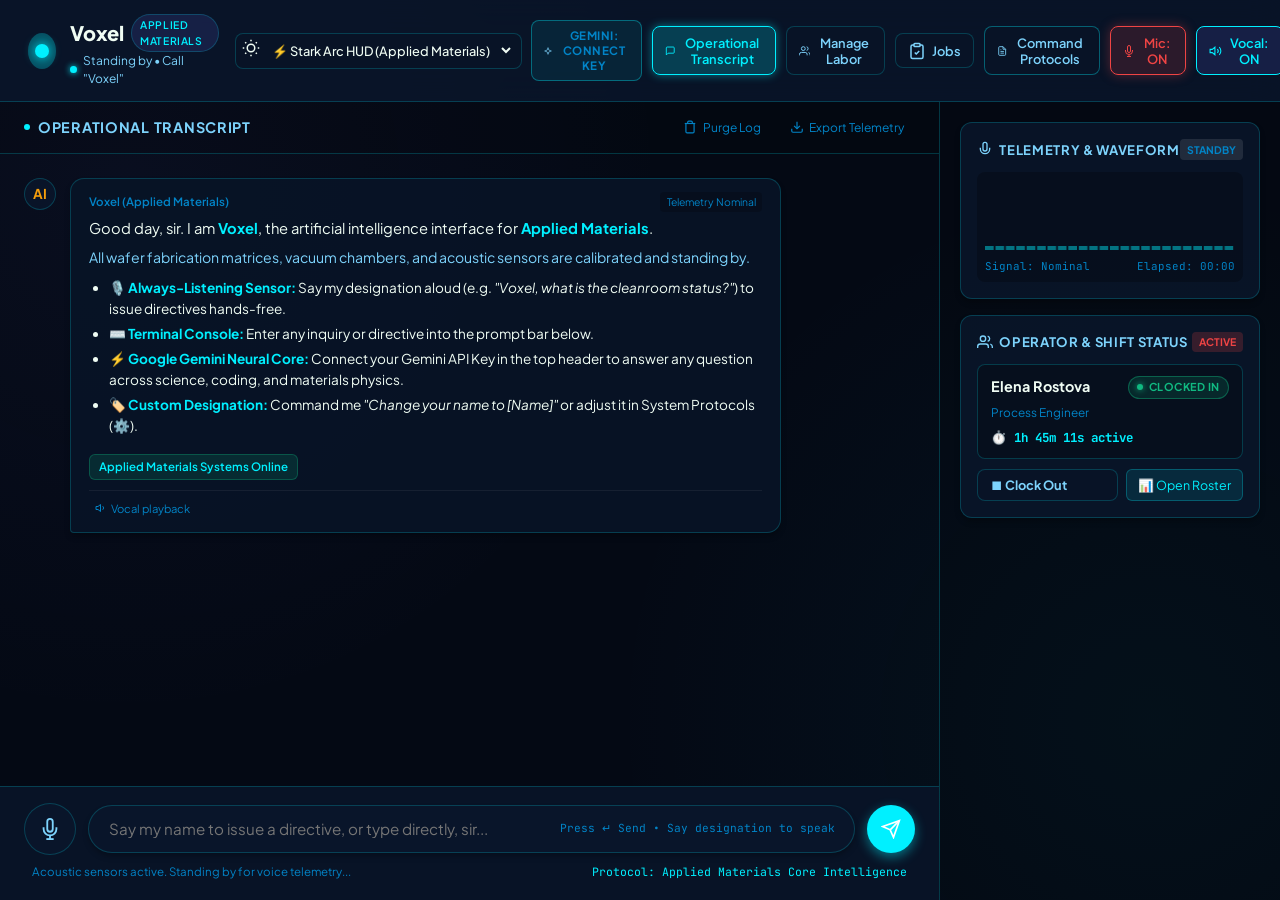
<file: index.html>
<!DOCTYPE html>
<html lang="en" data-theme="stark">

<head>
  <meta charset="UTF-8">
  <meta name="viewport" content="width=device-width, initial-scale=1.0">
  <title>Voxel - Applied Materials Systems Interface</title>
  <link rel="stylesheet" href="css/styles.css">
  <link rel="preconnect" href="https://fonts.googleapis.com">
  <link rel="preconnect" href="https://fonts.gstatic.com" crossorigin>
  <link
    href="https://fonts.googleapis.com/css2?family=Plus+Jakarta+Sans:wght@300;400;500;600;700;800&family=JetBrains+Mono:wght@400;500;700&display=swap"
    rel="stylesheet">
</head>

<body>
  <div class="app-layout">
    <!-- Header -->
    <header class="app-header">
      <div class="header-left">
        <div class="brand-logo">
          <div class="ai-orb" id="aiOrb" title="Arc Reactor Interface">
            <span class="orb-core"></span>
            <span class="orb-glow"></span>
          </div>
          <div class="brand-text">
            <h1><span id="assistantNameLabel">Voxel</span> <span class="badge">Applied Materials</span></h1>
            <p class="status-indicator" id="systemStatus">
              <span class="status-dot"></span>
              <span class="status-text">All Systems Nominal</span>
            </p>
          </div>
        </div>
      </div>

      <div class="header-right">
        <!-- Theme Selector -->
        <div class="control-group">
          <label for="themeSelect" class="icon-btn" title="Change Visual Protocol">
            <svg width="18" height="18" viewBox="0 0 24 24" fill="none" stroke="currentColor" stroke-width="2">
              <circle cx="12" cy="12" r="5" />
              <path
                d="M12 1v2M12 21v2M4.22 4.22l1.42 1.42M18.36 18.36l1.42 1.42M1 12h2M21 12h2M4.22 19.78l1.42-1.42M18.36 5.64l1.42-1.42" />
            </svg>
          </label>
          <select id="themeSelect" class="theme-dropdown" title="Select Visual Protocol">
            <option value="stark" selected>⚡ Stark Arc HUD (Applied Materials)</option>
            <option value="dark">🌙 Default Dark HUD</option>
            <option value="light">☀️ Default Light HUD</option>
          </select>
        </div>

        <!-- Gemini Core Quick Status / Connect Button -->
        <button id="geminiCoreBtn" class="action-btn gemini-btn" title="Gemini Neural Core Status & Key Configuration">
          <svg class="icon-sparkle" width="16" height="16" viewBox="0 0 24 24" fill="none" stroke="currentColor"
            stroke-width="2">
            <path d="M12 2l2.4 7.2L22 12l-7.6 2.8L12 22l-2.4-7.2L2 12l7.6-2.8z"></path>
          </svg>
          <span id="geminiCorePill" class="core-pill offline">Gemini: Connect Key</span>
        </button>

        <!-- Operational Transcript Screen (Start-up Screen) Navigation Button -->
        <button id="navTranscriptBtn" class="action-btn nav-transcript-btn active" title="Operational Transcript Screen (Start-up Screen)" aria-label="Operational Transcript Screen">
          <svg width="18" height="18" viewBox="0 0 24 24" fill="none" stroke="currentColor" stroke-width="2">
            <path d="M21 15a2 2 0 0 1-2 2H7l-4 4V5a2 2 0 0 1 2-2h14a2 2 0 0 1 2 2z"></path>
          </svg>
          <span class="btn-label">Operational Transcript</span>
        </button>

        <!-- Cleanroom Labor & Workforce Navigation Button -->
        <button id="navManageLaborBtn" class="action-btn nav-labor-btn" title="Cleanroom Labor & Workforce Telemetry" aria-label="Manage Labor">
          <svg width="18" height="18" viewBox="0 0 24 24" fill="none" stroke="currentColor" stroke-width="2">
            <path d="M17 21v-2a4 4 0 0 0-4-4H5a4 4 0 0 0-4 4v2"></path>
            <circle cx="9" cy="7" r="4"></circle>
            <path d="M23 21v-2a4 4 0 0 0-3-3.87"></path>
            <path d="M16 3.13a4 4 0 0 1 0 7.75"></path>
          </svg>
          <span class="btn-label">Manage Labor</span>
        </button>

        <!-- Cleanroom Jobs & Assignments Navigation Button -->
        <button id="navJobsBtn" class="action-btn nav-jobs-btn" title="Cleanroom Jobs & Assignments Telemetry" aria-label="Jobs & Assignments">
          <svg width="18" height="18" viewBox="0 0 24 24" fill="none" stroke="currentColor" stroke-width="2">
            <path d="M16 4h2a2 2 0 0 1 2 2v14a2 2 0 0 1-2 2H6a2 2 0 0 1-2-2V6a2 2 0 0 1 2-2h2"></path>
            <rect x="8" y="2" width="8" height="4" rx="1" ry="1"></rect>
            <path d="M9 14l2 2 4-4"></path>
          </svg>
          <span class="btn-label">Jobs</span>
        </button>

        <!-- Voxel Command Protocols Navigation Button -->
        <button id="navProtocolsBtn" class="action-btn nav-protocols-btn" title="Voxel Command Protocols Guide" aria-label="Command Protocols">
          <svg width="18" height="18" viewBox="0 0 24 24" fill="none" stroke="currentColor" stroke-width="2">
            <path d="M14 2H6a2 2 0 0 0-2 2v16a2 2 0 0 0 2 2h12a2 2 0 0 0 2-2V8z"></path>
            <polyline points="14 2 14 8 20 8"></polyline>
            <line x1="16" y1="13" x2="8" y2="13"></line>
            <line x1="16" y1="17" x2="8" y2="17"></line>
            <polyline points="10 9 9 9 8 9"></polyline>
          </svg>
          <span class="btn-label">Command Protocols</span>
        </button>

        <!-- Global Acoustic Sensor / Mic Toggle (Active on all tabs) -->
        <button id="headerMicBtn" class="action-btn header-mic-btn active" title="Toggle Acoustic Sensors / Microphone" aria-label="Toggle Microphone Sensor">
          <svg class="mic-icon" width="18" height="18" viewBox="0 0 24 24" fill="none" stroke="currentColor" stroke-width="2">
            <path d="M12 1a3 3 0 0 0-3 3v8a3 3 0 0 0 6 0V4a3 3 0 0 0-3-3z"></path>
            <path d="M19 10v2a7 7 0 0 1-14 0v-2"></path>
            <line x1="12" y1="19" x2="12" y2="23"></line>
            <line x1="8" y1="23" x2="16" y2="23"></line>
          </svg>
          <span class="btn-label" id="headerMicLabel">Mic: ON</span>
        </button>

        <!-- Voice Output Toggle -->
        <button id="ttsToggleBtn" class="action-btn active" title="Toggle Vocal Synthesis">
          <svg class="icon-speaker" width="18" height="18" viewBox="0 0 24 24" fill="none" stroke="currentColor"
            stroke-width="2">
            <polygon points="11 5 6 9 2 9 2 15 6 15 11 19 11 5"></polygon>
            <path class="sound-wave" d="M19.07 4.93a10 10 0 0 1 0 14.14M15.54 8.46a5 5 0 0 1 0 7.07"></path>
          </svg>
          <span class="btn-label">Vocal: ON</span>
        </button>

        <!-- Command Cheatsheet / Info Modal Button -->
        <button id="helpModalBtn" class="action-btn icon-only" title="Voice Protocols Guide">
          <svg width="18" height="18" viewBox="0 0 24 24" fill="none" stroke="currentColor" stroke-width="2">
            <circle cx="12" cy="12" r="10"></circle>
            <path d="M9.09 9a3 3 0 0 1 5.83 1c0 2-3 3-3 3"></path>
            <line x1="12" y1="17" x2="12.01" y2="17"></line>
          </svg>
        </button>

        <!-- Settings Modal Button -->
        <button id="settingsModalBtn" class="action-btn icon-only" title="System Settings & Designation">
          <svg width="18" height="18" viewBox="0 0 24 24" fill="none" stroke="currentColor" stroke-width="2">
            <circle cx="12" cy="12" r="3"></circle>
            <path
              d="M19.4 15a1.65 1.65 0 0 0 .33 1.82l.06.06a2 2 0 0 1 0 2.83 2 2 0 0 1-2.83 0l-.06-.06a1.65 1.65 0 0 0-1.82-.33 1.65 1.65 0 0 0-1 1.51V21a2 2 0 0 1-2 2 2 2 0 0 1-2-2v-.09A1.65 1.65 0 0 0 9 19.4a1.65 1.65 0 0 0-1.82.33l-.06.06a2 2 0 0 1-2.83 0 2 2 0 0 1 0-2.83l.06-.06a1.65 1.65 0 0 0 .33-1.82 1.65 1.65 0 0 0-1.51-1H3a2 2 0 0 1-2-2 2 2 0 0 1 2-2h.09A1.65 1.65 0 0 0 4.6 9a1.65 1.65 0 0 0-.33-1.82l-.06-.06a2 2 0 0 1 0-2.83 2 2 0 0 1 2.83 0l.06.06a1.65 1.65 0 0 0 1.82.33H9a1.65 1.65 0 0 0 1-1.51V3a2 2 0 0 1 2-2 2 2 0 0 1 2 2v.09a1.65 1.65 0 0 0 1 1.51 1.65 1.65 0 0 0 1.82-.33l.06-.06a2 2 0 0 1 2.83 0 2 2 0 0 1 0 2.83l-.06.06a1.65 1.65 0 0 0-.33 1.82V9a1.65 1.65 0 0 0 1.51 1H21a2 2 0 0 1 2 2 2 2 0 0 1-2 2h-.09a1.65 1.65 0 0 0-1.51 1z">
            </path>
          </svg>
        </button>
      </div>
    </header>

    <!-- Main Workspace -->
    <main class="main-workspace">
      <!-- Chat & Conversation Feed -->
      <section class="chat-section">
        <div class="chat-header-bar">
          <div class="chat-title">
            <span class="dot"></span>
            <h2>Operational Transcript</h2>
          </div>
          <div class="chat-actions">
            <button id="clearChatBtn" class="ghost-btn" title="Purge operational transcript">
              <svg width="14" height="14" viewBox="0 0 24 24" fill="none" stroke="currentColor" stroke-width="2">
                <polyline points="3 6 5 6 21 6"></polyline>
                <path d="M19 6v14a2 2 0 0 1-2 2H7a2 2 0 0 1-2-2V6m3 0V4a2 2 0 0 1 2-2h4a2 2 0 0 1 2 2v2"></path>
              </svg>
              Purge Log
            </button>
            <button id="exportChatBtn" class="ghost-btn" title="Export transcript as text">
              <svg width="14" height="14" viewBox="0 0 24 24" fill="none" stroke="currentColor" stroke-width="2">
                <path d="M21 15v4a2 2 0 0 1-2 2H5a2 2 0 0 1-2-2v-4"></path>
                <polyline points="7 10 12 15 17 10"></polyline>
                <line x1="12" y1="15" x2="12" y2="3"></line>
              </svg>
              Export Telemetry
            </button>
          </div>
        </div>

        <!-- Chat Messages Container -->
        <div class="chat-messages" id="chatMessages">
          <!-- Injected via JS -->
        </div>

        <!-- Unified Input Bar (Text + Voice) -->
        <div class="input-container">
          <form id="inputForm" class="input-form">
            <!-- Voice Recognition Microphone Button -->
            <button type="button" id="micBtn" class="mic-button"
              title="Speak to Voxel (Click to Engage / Disengage)">
              <div class="mic-ripple"></div>
              <div class="mic-inner">
                <svg class="mic-icon" width="22" height="22" viewBox="0 0 24 24" fill="none" stroke="currentColor"
                  stroke-width="2">
                  <path d="M12 1a3 3 0 0 0-3 3v8a3 3 0 0 0 6 0V4a3 3 0 0 0-3-3z"></path>
                  <path d="M19 10v2a7 7 0 0 1-14 0v-2"></path>
                  <line x1="12" y1="19" x2="12" y2="23"></line>
                  <line x1="8" y1="23" x2="16" y2="23"></line>
                </svg>
              </div>
            </button>

            <!-- Text Input Area -->
            <div class="input-text-wrapper">
              <input type="text" id="textInput" class="text-input"
                placeholder="Say my name to issue a directive, or type directly, sir..." autocomplete="off" />
              <span class="shortcut-hint">Press ↵ Send • Say designation to speak</span>
            </div>

            <!-- Send Button -->
            <button type="submit" id="sendBtn" class="send-button" title="Execute Command">
              <svg width="20" height="20" viewBox="0 0 24 24" fill="none" stroke="currentColor" stroke-width="2">
                <line x1="22" y1="2" x2="11" y2="13"></line>
                <polygon points="22 2 15 22 11 13 2 9 22 2"></polygon>
              </svg>
            </button>
          </form>

          <div class="input-footer">
            <span class="mic-status-label" id="micStatusLabel">Acoustic sensors active. Standing by for voice
              telemetry...</span>
            <span class="model-badge" id="modeBadge">Protocol: Applied Materials Core Intelligence</span>
          </div>
        </div>
      </section>

      <!-- Interactive Command & Action Widgets Sidebar -->
      <aside class="action-sidebar">
        <!-- Live Visual Voice Card -->
        <div class="widget-card voice-visual-card">
          <div class="card-header">
            <h3>
              <svg width="16" height="16" viewBox="0 0 24 24" fill="none" stroke="currentColor" stroke-width="2">
                <path d="M12 2a3 3 0 0 0-3 3v7a3 3 0 0 0 6 0V5a3 3 0 0 0-3-3Z"></path>
                <path d="M19 10v2a7 7 0 0 1-14 0v-2"></path>
              </svg>
              Telemetry & Waveform
            </h3>
            <span class="live-pill" id="liveAudioPill">STANDBY</span>
          </div>
          <div class="canvas-visual-box">
            <canvas id="liveBarsCanvas" width="280" height="70"></canvas>
            <div class="visual-meta">
              <span id="speechConfidence">Signal: Nominal</span>
              <span id="speechDuration">Elapsed: 00:00</span>
            </div>
          </div>
        </div>

        <!-- Cleanroom Operator & Shift Telemetry Quick Widget -->
        <div class="widget-card workforce-mini-widget">
          <div class="card-header">
            <h3>
              <svg width="16" height="16" viewBox="0 0 24 24" fill="none" stroke="currentColor" stroke-width="2">
                <path d="M17 21v-2a4 4 0 0 0-4-4H5a4 4 0 0 0-4 4v2"></path>
                <circle cx="9" cy="7" r="4"></circle>
                <path d="M23 21v-2a4 4 0 0 0-3-3.87"></path>
                <path d="M16 3.13a4 4 0 0 1 0 7.75"></path>
              </svg>
              Operator & Shift Status
            </h3>
            <span class="live-pill active" id="miniOperatorStatusPill">ACTIVE</span>
          </div>
          <div class="mini-operator-content" id="miniOperatorContent">
            <!-- Dynamic Operator Telemetry rendered by LaborEngine -->
          </div>
        </div>
      </aside>

      <!-- Manage Labor & Cleanroom Telemetry Section -->
      <section class="manage-labor-section" id="manageLaborSection" style="display: none;" aria-label="Manage Labor & Cleanroom Telemetry Section">
        <!-- Labor Header Bar -->
        <div class="labor-header-bar">
          <div class="labor-header-left">
            <button id="backToHudBtn" class="action-btn back-btn" title="Return to Operational HUD" aria-label="Return to Operational HUD">
              <svg width="16" height="16" viewBox="0 0 24 24" fill="none" stroke="currentColor" stroke-width="2">
                <line x1="19" y1="12" x2="5" y2="12"></line>
                <polyline points="12 19 5 12 12 5"></polyline>
              </svg>
              <span>Back to HUD</span>
            </button>
            <div class="labor-title-group">
              <div class="labor-title">
                <span class="labor-dot"></span>
                <h2>Cleanroom Labor & Workforce Telemetry</h2>
              </div>
              <p class="labor-sub" id="laborCurrentDateSub">Applied Materials Fabrication Facility • Shift Operations</p>
            </div>
          </div>
          <div class="labor-header-right">
            <div class="labor-summary-badge" id="laborSummaryBadge">0 clocked in / 0 clocked out / 0 not clocked in</div>
          </div>
        </div>

        <!-- Labor Content Grid (2 Columns Responsive) -->
        <div class="labor-grid">
          <!-- Left Column: Active Labor Clock & Session Log -->
          <div class="labor-col-left">
            <!-- Active Labor Clock Widget -->
            <div class="widget-card labor-clock-card">
              <div class="card-header">
                <h3>
                  <svg width="16" height="16" viewBox="0 0 24 24" fill="none" stroke="currentColor" stroke-width="2">
                    <circle cx="12" cy="12" r="10"></circle>
                    <polyline points="12 6 12 12 16 14"></polyline>
                  </svg>
                  Active Labor Clock
                </h3>
                <span class="live-pill" id="laborClockStatusPill">STOPPED</span>
              </div>
              <div class="labor-clock-display-box">
                <div class="labor-clock-digits" id="laborClockDigits" aria-live="polite">00:00:00</div>
                <div class="labor-clock-sub" id="laborClockSub">Ready to track session duration</div>
                <button type="button" id="laborClockToggleBtn" class="primary-btn labor-clock-btn" aria-label="Start Labor Clock">
                  <svg width="18" height="18" viewBox="0 0 24 24" fill="currentColor">
                    <polygon points="5 3 19 12 5 21 5 3"></polygon>
                  </svg>
                  Start Labor Clock
                </button>
              </div>
              <div class="labor-clock-hints">
                <span class="hint-label">Vocal Protocols:</span>
                <code>"[AI Name], Start Labor Clock"</code>
                <code>"[AI Name], Stop Labor Clock"</code>
                <code>"[AI Name], how long has the labor clock been going?"</code>
                <code>"[AI Name], Clock me in" • "[AI Name], Clock me out"</code>
              </div>
            </div>

            <!-- Completed Labor Sessions Log Widget -->
            <div class="widget-card labor-log-card">
              <div class="card-header">
                <h3>
                  <svg width="16" height="16" viewBox="0 0 24 24" fill="none" stroke="currentColor" stroke-width="2">
                    <path d="M14 2H6a2 2 0 0 0-2 2v16a2 2 0 0 0 2 2h12a2 2 0 0 0 2-2V8z"></path>
                    <polyline points="14 2 14 8 20 8"></polyline>
                    <line x1="16" y1="13" x2="8" y2="13"></line>
                    <line x1="16" y1="17" x2="8" y2="17"></line>
                  </svg>
                  Completed Labor Sessions
                </h3>
                <button id="clearLaborLogBtn" class="mini-clear-btn" title="Purge session logs" aria-label="Clear session log">Clear</button>
              </div>
              <div class="labor-log-list" id="laborLogList">
                <!-- Injected via LaborEngine -->
              </div>
            </div>
          </div>

          <!-- Right Column: Worker Status Roster & Add Worker Form -->
          <div class="labor-col-right">
            <div class="widget-card labor-workers-card">
              <div class="card-header">
                <h3>
                  <svg width="16" height="16" viewBox="0 0 24 24" fill="none" stroke="currentColor" stroke-width="2">
                    <path d="M17 21v-2a4 4 0 0 0-4-4H5a4 4 0 0 0-4 4v2"></path>
                    <circle cx="9" cy="7" r="4"></circle>
                    <path d="M23 21v-2a4 4 0 0 0-3-3.87"></path>
                    <path d="M16 3.13a4 4 0 0 1 0 7.75"></path>
                  </svg>
                  Cleanroom Worker Status
                </h3>
                <span class="live-pill active" id="workerCountBadge">5 Workers</span>
              </div>

              <!-- Current Operator Identity & Security Policy Selector -->
              <div class="user-identity-bar">
                <div class="identity-info">
                  <span class="identity-badge-icon">👤</span>
                  <label for="currentUserSelect" class="identity-label">Operating As:</label>
                </div>
                <select id="currentUserSelect" class="form-select user-select" aria-label="Select Active Operating Worker">
                  <!-- Populated dynamically with all workers in database -->
                </select>
                <div class="identity-policy-tag" title="Security Policy: You may only clock out your own shift">
                  <span class="lock-icon">🔒</span> Self-Clock-Out Only
                </div>
              </div>

              <!-- Top Summary Banner with Simulate Next Day Control -->
              <div class="worker-summary-wrapper">
                <div class="worker-summary-banner" id="workerSummaryBanner" aria-live="polite">
                  <!-- Dynamic Summary -->
                </div>
                <button type="button" id="simulateNextDayBtn" class="action-btn next-day-btn" title="Simulate date rollover to next day to test workforce retention and status reset">
                  <svg width="14" height="14" viewBox="0 0 24 24" fill="none" stroke="currentColor" stroke-width="2">
                    <circle cx="12" cy="12" r="5"></circle>
                    <line x1="12" y1="1" x2="12" y2="3"></line>
                    <line x1="12" y1="21" x2="12" y2="23"></line>
                    <line x1="4.22" y1="4.22" x2="5.64" y2="5.64"></line>
                    <line x1="18.36" y1="18.36" x2="19.78" y2="19.78"></line>
                    <line x1="1" y1="12" x2="3" y2="12"></line>
                    <line x1="21" y1="12" x2="23" y2="12"></line>
                    <line x1="4.22" y1="19.78" x2="5.64" y2="18.36"></line>
                    <line x1="18.36" y1="5.64" x2="19.78" y2="4.22"></line>
                  </svg>
                  Simulate Next Day
                </button>
              </div>

              <!-- Add Worker Form -->
              <form id="addWorkerForm" class="add-worker-form" aria-label="Add New Personnel">
                <div class="form-input-group">
                  <input type="text" id="newWorkerName" class="form-input" placeholder="Technician Name (e.g. Maya Lin)" required aria-label="Worker Full Name" autocomplete="off" />
                  <input type="text" id="newWorkerRole" class="form-input" placeholder="Role (e.g. Cleanroom Tech)" aria-label="Worker Role or Title" autocomplete="off" />
                </div>
                <button type="submit" class="primary-btn add-worker-btn" aria-label="Add Worker to Roster">
                  <svg width="16" height="16" viewBox="0 0 24 24" fill="none" stroke="currentColor" stroke-width="2">
                    <line x1="12" y1="5" x2="12" y2="19"></line>
                    <line x1="5" y1="12" x2="19" y2="12"></line>
                  </svg>
                  Add Worker
                </button>
              </form>

              <!-- Worker List -->
              <div class="worker-list" id="workerList" role="list">
                <!-- Injected via LaborEngine -->
              </div>
            </div>
          </div>
        </div>
      </section>

      <!-- Cleanroom Jobs & Assignments Section -->
      <section class="jobs-section" id="jobsSection" style="display: none;" aria-label="Cleanroom Jobs & Assignments Section">
        <!-- Jobs Header Bar -->
        <div class="jobs-header-bar">
          <div class="jobs-header-left">
            <button id="backToHudFromJobsBtn" class="action-btn back-btn" title="Return to Operational HUD" aria-label="Return to Operational HUD">
              <svg width="16" height="16" viewBox="0 0 24 24" fill="none" stroke="currentColor" stroke-width="2">
                <line x1="19" y1="12" x2="5" y2="12"></line>
                <polyline points="12 19 5 12 12 5"></polyline>
              </svg>
              <span>Back to HUD</span>
            </button>
            <div class="jobs-title-group">
              <div class="jobs-title">
                <span class="jobs-dot"></span>
                <h2>Cleanroom Jobs & Assignments</h2>
              </div>
              <p class="jobs-sub">Applied Materials Fabrication Facility • Shift Operations Queue</p>
            </div>
          </div>
          <div class="jobs-header-right">
            <!-- Worker View / Manager View Switcher Tabs -->
            <div class="jobs-tab-group">
              <button type="button" id="tabWorkerViewBtn" class="action-btn tab-btn active">
                👷 Worker View
              </button>
              <button type="button" id="tabManagerViewBtn" class="action-btn tab-btn">
                📋 Manager View
              </button>
            </div>
            <!-- Active Worker Switcher -->
            <div class="jobs-worker-select-wrap">
              <label for="jobsWorkerSelect" class="sr-only">Select Worker Queue</label>
              <select id="jobsWorkerSelect" class="form-select jobs-worker-dropdown" aria-label="Select Worker Queue">
                <!-- Dynamically populated -->
              </select>
            </div>
          </div>
        </div>

        <!-- Clock-in Notice (Shown if worker is clocked out) -->
        <div class="jobs-clockin-notice" id="jobsClockinNotice" style="display: none;" role="alert">
          <!-- Populated dynamically -->
        </div>

        <!-- WORKER VIEW CONTAINER -->
        <div class="jobs-view-container" id="jobsWorkerViewContainer">
          <!-- All Jobs Done Celebratory Card -->
          <div id="workerAllDoneSummary" style="display: none;"></div>

          <!-- Active & Queued Jobs Column -->
          <div class="worker-jobs-queue">
            <div class="section-subheading">
              <h3>Active & Queued Assignments (In Priority Order)</h3>
              <span class="subheading-hint">Complete steps in order • Only 1 job in-progress at a time</span>
            </div>
            <div class="worker-jobs-list" id="workerActiveJobsList">
              <!-- Dynamically populated via jobsEngine.renderWorkerView() -->
            </div>
          </div>

          <!-- Completed Jobs History -->
          <div class="worker-completed-section">
            <div class="section-subheading">
              <h3>Completed Assignments (Shift History)</h3>
            </div>
            <div class="worker-completed-list" id="workerCompletedJobsList">
              <!-- Dynamically populated -->
            </div>
          </div>
        </div>

        <!-- MANAGER VIEW CONTAINER -->
        <div class="jobs-view-container" id="jobsManagerViewContainer" style="display: none;">
          <!-- Top Manager Action Toolbar -->
          <div class="manager-toolbar">
            <div class="toolbar-title">
              <h3>Facility Workforce & Job Allocation Overview</h3>
              <p>Live status across all cleanroom technicians, current assignments, and shift progress</p>
            </div>
            <button type="button" id="managerCreateJobBtn" class="primary-btn add-job-btn">
              + Create New Cleanroom Job
            </button>
          </div>

          <!-- Manager Overview Table Card -->
          <div class="widget-card manager-overview-card">
            <div class="card-header">
              <h4>Cleanroom Personnel Live Task Matrix</h4>
            </div>
            <div class="table-responsive">
              <table class="manager-table" aria-label="Worker Job Overview Matrix">
                <thead>
                  <tr>
                    <th>Technician</th>
                    <th>Shift Status</th>
                    <th>Current Job</th>
                    <th>Steps Progress</th>
                    <th>Job Status</th>
                    <th>Action</th>
                  </tr>
                </thead>
                <tbody id="managerOverviewTbody">
                  <!-- Dynamically populated -->
                </tbody>
              </table>
            </div>
          </div>

          <!-- All Jobs & Steps Management List -->
          <div class="manager-jobs-section">
            <div class="section-subheading">
              <h3>Master Cleanroom Job Roster & Sequential Step Editor</h3>
              <span class="subheading-hint">Reorder priorities & steps • Arrow controls • Live step sequencing</span>
            </div>
            <div class="manager-jobs-list" id="managerJobsList">
              <!-- Dynamically populated -->
            </div>
          </div>
        </div>
      </section>
    </main>

    <!-- Global Speech Recognition Live Interim Preview Toast (Active on all tabs) -->
    <div class="speech-interim-box" id="interimBox">
      <div class="speech-pulse-ring"></div>
      <span class="interim-label">Audio Sensor:</span>
      <span class="interim-text" id="interimText">"Awaiting vocal input..."</span>
    </div>

    <!-- Settings Modal -->
    <div class="modal-overlay" id="settingsModal" aria-hidden="true">
      <div class="modal-window">
        <div class="modal-header">
          <h2>System Protocols & Customization</h2>
          <button class="modal-close-btn" id="closeSettingsBtn">&times;</button>
        </div>
        <div class="modal-body">
          <!-- Assistant Name Customization -->
          <div class="setting-section">
            <h3>Assistant Designation & Identity</h3>
            <p class="section-desc">You may re-designate the Applied Materials AI system to any moniker (e.g.
              Voxel, F.R.I.D.A.Y., E.D.I.T.H., or a name of your choice). You can also command me vocally:
              <em>"Change your name to..."</em></p>
            <div class="form-row">
              <label for="assistantNameInput">Assistant Call-Sign / Name:</label>
              <input type="text" id="assistantNameInput" class="form-input" value="Voxel"
                placeholder="e.g. Voxel">
            </div>
            <button id="saveAssistantNameBtn" class="primary-btn">Update Designation</button>
          </div>

          <!-- Voice Synthesis Settings -->
          <div class="setting-section">
            <h3>Vocal Synthesis & Acoustic Profile (Text-to-Speech)</h3>
            <div class="form-row">
              <label for="voiceGenderSelect">Vocal Profile:</label>
              <select id="voiceGenderSelect" class="form-select">
                <option value="male" selected>👨 Male Vocal Profile (Voxel Standard)</option>
                <option value="female">👩 Female Vocal Profile (F.R.I.D.A.Y. Standard)</option>
                <option value="all">🌐 All System Voices</option>
              </select>
            </div>
            <div class="form-row">
              <label for="voiceSelect">Active Voice Engine:</label>
              <select id="voiceSelect" class="form-select">
                <option value="">Default System Voice</option>
              </select>
            </div>
            <div class="form-row">
              <label for="voiceRate">Cadence Speed: <span id="rateValue">1.0x</span></label>
              <input type="range" id="voiceRate" min="0.5" max="2.0" step="0.05" value="1.0" class="form-range">
            </div>
            <div class="form-row">
              <label for="voicePitch">Vocal Pitch: <span id="pitchValue">1.0</span></label>
              <input type="range" id="voicePitch" min="0.5" max="1.5" step="0.05" value="1.0" class="form-range">
            </div>
            <button id="testVoiceBtn" class="secondary-btn">Test Vocal Module</button>
          </div>

          <!-- Speech Recognition Settings -->
          <div class="setting-section">
            <h3>Acoustic Sensors (Speech-to-Text)</h3>
            <div class="form-row">
              <label for="langSelect">Sensor Language Protocol:</label>
              <select id="langSelect" class="form-select">
                <option value="en-US">English (United States)</option>
                <option value="en-GB">English (United Kingdom)</option>
                <option value="es-ES">Spanish (Spain)</option>
                <option value="fr-FR">French (France)</option>
                <option value="de-DE">German (Germany)</option>
                <option value="ja-JP">Japanese (Japan)</option>
                <option value="zh-CN">Chinese (Mandarin)</option>
                <option value="hi-IN">Hindi (India)</option>
              </select>
            </div>
            <div class="form-row checkbox-row">
              <input type="checkbox" id="continuousMicCheck">
              <label for="continuousMicCheck">Continuous Acoustic Monitoring (Keeps sensors active between
                phrases)</label>
            </div>
            <div class="form-row checkbox-row">
              <input type="checkbox" id="soundEffectsCheck" checked>
              <label for="soundEffectsCheck">Auditory Feedback Chimes (Sensors engage & countdown alerts)</label>
            </div>
          </div>

          <!-- Google Gemini AI Neural Core -->
          <div class="setting-section gemini-setting-card">
            <h3>⚡ Google Gemini AI Neural Uplink</h3>
            <p class="section-desc">
              Connect your Google Gemini API Key to enable Voxel to answer any question across the entirety of
              science, technology, mathematics, Applied Materials semiconductor physics, or general knowledge.
              <br>
              <a href="https://aistudio.google.com/app/apikey" target="_blank" rel="noopener noreferrer"
                class="link-highlight">
                Get a free Google Gemini API key at Google AI Studio &rarr;
              </a>
            </p>
            <div class="form-row">
              <label for="geminiApiKey">Gemini API Key:</label>
              <div class="api-key-group">
                <input type="password" id="geminiApiKey" class="form-input" placeholder="AIzaSy..." autocomplete="off">
                <button type="button" id="toggleApiKeyVisBtn" class="secondary-btn icon-only"
                  title="Show or Hide API Key">
                  <svg width="16" height="16" viewBox="0 0 24 24" fill="none" stroke="currentColor" stroke-width="2">
                    <path d="M1 12s4-8 11-8 11 8 11 8-4 8-11 8-11-8-11-8z"></path>
                    <circle cx="12" cy="12" r="3"></circle>
                  </svg>
                </button>
              </div>
            </div>
            <div class="form-row">
              <label for="geminiModelSelect">Gemini Model Architecture:</label>
              <select id="geminiModelSelect" class="form-select">
                <option value="gemini-3.5" selected>Gemini 3.5</option>
                <option value="gemini-3.1">Gemini 3.1</option>
                <option value="gemini-3.1-pro">Gemini 3.1 Pro</option>
                <option value="gemini-4-hydrogen">Gemini 4 Hydrogen</option>
                <option value="gemini-4-argon">Gemini 4 Argon</option>
              </select>
            </div>
            <div class="api-btn-row">
              <button id="saveApiKeyBtn" class="primary-btn">Connect & Verify Key</button>
              <button id="clearApiKeyBtn" class="ghost-btn">Disconnect Key</button>
            </div>
            <div id="geminiVerifyStatus" class="verify-status"></div>
          </div>
        </div>
      </div>
    </div>

    <!-- Commands Help Modal -->
    <div class="modal-overlay" id="helpModal" aria-hidden="true">
      <div class="modal-window">
        <div class="modal-header">
          <h2 id="helpModalTitle">🎙️ Voxel Command Protocols</h2>
          <button class="modal-close-btn" id="closeHelpBtn">&times;</button>
        </div>
        <div class="modal-body">
          <p class="intro-p">Engage acoustic sensors by clicking the <strong>Arc Reactor icon</strong> or holding the
            <strong>Spacebar</strong>. You may also enter commands directly in the console.</p>

          <div class="help-grid">
            <div class="help-card">
              <h4>🏷️ Designation & Renaming</h4>
              <ul>
                <li>"Change your name to F.R.I.D.A.Y."</li>
                <li>"Call yourself Voxel"</li>
                <li>"Rename yourself to [Custom Name]"</li>
              </ul>
            </div>
            <div class="help-card">
              <h4>📊 Cleanroom Labor & Shifts</h4>
              <ul>
                <li>"Voxel, Start Labor Clock" / "Stop Labor Clock"</li>
                <li>"Voxel, Clock me in" / "Clock me out"</li>
                <li>"Voxel, who is clocked in?" / "who is clocked out?"</li>
                <li>"Voxel, how long has Elena been clocked in?"</li>
                <li>"Voxel, shift status report"</li>
                <li>"Voxel, open Manage Labor"</li>
                <li>"Voxel, simulate next day"</li>
              </ul>
            </div>
            <div class="help-card">
              <h4>📋 Cleanroom Jobs & Steps</h4>
              <ul>
                <li>"Voxel, open Jobs"</li>
                <li>"Voxel, what's my current job?"</li>
                <li>"Voxel, what's my next step?"</li>
                <li>"Voxel, complete step"</li>
                <li>"Voxel, Read Step 2"</li>
                <li>"Voxel, mark job complete"</li>
                <li>"Voxel, how many steps are left?"</li>
              </ul>
            </div>
            <div class="help-card">
              <h4>👔 Manager & Worker Views</h4>
              <ul>
                <li>"Voxel, open worker view" / "switch to worker view"</li>
                <li>"Voxel, open manager view" / "switch to manager view"</li>
                <li>"Voxel, view queue" (opens active technician's job queue)</li>
                <li>"Voxel, view queue for Alex" / "view queue for Elena"</li>
                <li>"Voxel, what jobs need to be done?" / "pending jobs"</li>
                <li>"Voxel, what jobs are completed?" / "in progress jobs"</li>
              </ul>
            </div>
            <div class="help-card">
              <h4>🔇 Vocal Speech & Audio Controls</h4>
              <ul>
                <li>"Voxel, turn off vocal speaking"</li>
                <li>"Voxel, mute voice" / "voice off"</li>
                <li>"Voxel, turn on vocal speaking" / "unmute voice"</li>
                <li>"Voxel, stop speaking" / "be quiet"</li>
              </ul>
            </div>
            <div class="help-card">
              <h4>🎙️ Command Protocols Navigation</h4>
              <ul>
                <li>"Voxel, open command protocols" / "protocols panel"</li>
                <li>"Voxel, close command protocols" / "dismiss protocols"</li>
                <li>"Voxel, open Operational Transcript" / "go back"</li>
              </ul>
            </div>
            <div class="help-card">
              <h4>⚡ Interface HUD Protocols</h4>
              <ul>
                <li>"Change theme to Stark" (Stark Arc HUD)</li>
                <li>"Switch theme to Dark" (Default Dark HUD)</li>
                <li>"Set theme to Light" (Default Light HUD)</li>
              </ul>
            </div>
            <div class="help-card">
              <h4>🧮 Precision Calculations</h4>
              <ul>
                <li>"Calculate 300 times 14"</li>
                <li>"What is 15% of 850?"</li>
                <li>"Square root of 256"</li>
              </ul>
            </div>
            <div class="help-card">
              <h4>🔬 Applied Materials & Telemetry</h4>
              <ul>
                <li>"Status report on cleanroom systems"</li>
                <li>"Explain chemical vapor deposition"</li>
                <li>"What is atomic layer deposition?"</li>
              </ul>
            </div>
          </div>
        </div>
      </div>
    </div>

    <!-- Create Job Modal -->
    <div class="modal-overlay" id="jobCreateModal" aria-hidden="true">
      <div class="modal-window">
        <div class="modal-header">
          <h2>+ Create Cleanroom Job Assignment</h2>
          <button class="modal-close-btn modal-close-jobs">&times;</button>
        </div>
        <div class="modal-body">
          <form id="createJobForm">
            <div class="form-row">
              <label for="newJobTitle">Job Title:</label>
              <input type="text" id="newJobTitle" class="form-input" placeholder="e.g. CVD Vacuum Purge & Deposition Prep" required />
            </div>
            <div class="form-row">
              <label for="newJobDesc">Description (Optional):</label>
              <textarea id="newJobDesc" class="form-input" rows="2" placeholder="Brief technical procedure overview..."></textarea>
            </div>
            <div class="form-row">
              <label for="newJobWorkerSelect">Assign To Technician:</label>
              <select id="newJobWorkerSelect" class="form-select">
                <!-- Dynamically populated -->
              </select>
            </div>
            <div class="form-row">
              <label for="newJobPriority">Priority Order (1 = Top Priority):</label>
              <input type="number" id="newJobPriority" class="form-input" min="1" max="99" value="1" required />
            </div>
            <div class="form-row">
              <label for="newJobStepsText">Sequential Steps (One per line, in order):</label>
              <textarea id="newJobStepsText" class="form-input" rows="4" placeholder="Inspect vacuum flange gaskets&#10;Initiate high-purity argon flush&#10;Verify mass flow controllers at 250 sccm" required></textarea>
              <small class="form-hint">Steps are strictly sequential: lower-numbered steps must be completed before higher ones.</small>
            </div>
            <div class="modal-btn-row">
              <button type="submit" class="primary-btn">Create & Assign Job</button>
              <button type="button" class="ghost-btn modal-close-jobs">Cancel</button>
            </div>
          </form>
        </div>
      </div>
    </div>

    <!-- Edit Job Modal -->
    <div class="modal-overlay" id="jobEditModal" aria-hidden="true">
      <div class="modal-window">
        <div class="modal-header">
          <h2>Edit Cleanroom Assignment</h2>
          <button class="modal-close-btn modal-close-jobs">&times;</button>
        </div>
        <div class="modal-body">
          <form id="editJobForm">
            <input type="hidden" id="editJobId" />
            <div class="form-row">
              <label for="editJobTitle">Job Title:</label>
              <input type="text" id="editJobTitle" class="form-input" required />
            </div>
            <div class="form-row">
              <label for="editJobDesc">Description:</label>
              <textarea id="editJobDesc" class="form-input" rows="2"></textarea>
            </div>
            <div class="form-row">
              <label for="editJobWorkerSelect">Assigned Technician:</label>
              <select id="editJobWorkerSelect" class="form-select">
                <!-- Dynamically populated -->
              </select>
            </div>
            <div class="form-row">
              <label for="editJobPriority">Priority Order:</label>
              <input type="number" id="editJobPriority" class="form-input" min="1" max="99" required />
            </div>
            <div class="modal-btn-row">
              <button type="submit" class="primary-btn">Save Changes</button>
              <button type="button" class="ghost-btn modal-close-jobs">Cancel</button>
            </div>
          </form>
        </div>
      </div>
    </div>
  </div>

  <!-- Audio Tone Synthesizer & Alarm (via Web Audio API) -->
  <audio id="alarmAudio" preload="auto"></audio>

  <!-- Scripts -->
  <script src="js/speech.js"></script>
  <script src="js/labor.js"></script>
  <script src="js/jobs.js"></script>
  <script src="js/commands.js"></script>
  <script src="js/ai.js"></script>
  <script src="js/app.js"></script>
</body>

</html>
</file>
<file: css/styles.css>
/* ==========================================================================
   VOXAI - VOICE & TEXT ASSISTANT SYSTEM STYLES
   ========================================================================== */

/* ---------- CSS VARIABLES & THEMES ---------- */
:root, [data-theme="stark"] {
  --bg-primary: #040914;
  --bg-secondary: #081326;
  --bg-card: rgba(11, 23, 44, 0.8);
  --bg-card-hover: rgba(16, 36, 68, 0.9);
  --border-color: rgba(0, 240, 255, 0.2);
  --border-focus: #00f0ff;
  --text-main: #f0fdf4;
  --text-muted: #7dd3fc;
  --text-dim: #0284c7;
  --accent-primary: #00f0ff;
  --accent-primary-hover: #00cce0;
  --accent-secondary: #f59e0b;
  --accent-glow: rgba(0, 240, 255, 0.45);
  --mic-active: #ef4444;
  --mic-active-glow: rgba(239, 68, 68, 0.5);
  --success: #00f0ff;
  --warning: #f59e0b;
  --user-msg-bg: linear-gradient(135deg, #0369a1, #0284c7);
  --ai-msg-bg: rgba(8, 20, 38, 0.92);
  --glass-blur: blur(16px);
  --shadow-sm: 0 4px 6px -1px rgba(0, 0, 0, 0.3);
  --shadow-lg: 0 10px 25px -5px rgba(0, 0, 0, 0.5), 0 8px 10px -6px rgba(0, 0, 0, 0.5);
  --font-main: 'Plus Jakarta Sans', -apple-system, BlinkMacSystemFont, 'Segoe UI', Roboto, sans-serif;
  --font-mono: 'JetBrains Mono', monospace;
}

[data-theme="dark"], [data-theme="midnight"] {
  --bg-primary: #0b0f19;
  --bg-secondary: #111827;
  --bg-card: rgba(17, 24, 39, 0.85);
  --bg-card-hover: rgba(31, 41, 55, 0.95);
  --border-color: rgba(255, 255, 255, 0.1);
  --border-focus: #38bdf8;
  --text-main: #f9fafb;
  --text-muted: #9ca3af;
  --text-dim: #6b7280;
  --accent-primary: #38bdf8;
  --accent-primary-hover: #0284c7;
  --accent-secondary: #818cf8;
  --accent-glow: rgba(56, 189, 248, 0.35);
  --mic-active: #ef4444;
  --mic-active-glow: rgba(239, 68, 68, 0.45);
  --success: #10b981;
  --warning: #f59e0b;
  --user-msg-bg: linear-gradient(135deg, #1e293b, #334155);
  --ai-msg-bg: rgba(17, 24, 39, 0.9);
}

[data-theme="light"] {
  --bg-primary: #f8fafc;
  --bg-secondary: #ffffff;
  --bg-card: rgba(255, 255, 255, 0.85);
  --bg-card-hover: #f1f5f9;
  --border-color: rgba(0, 0, 0, 0.08);
  --border-focus: #4f46e5;
  --text-main: #0f172a;
  --text-muted: #475569;
  --text-dim: #94a3b8;
  --accent-primary: #4f46e5;
  --accent-primary-hover: #4338ca;
  --accent-secondary: #0284c7;
  --accent-glow: rgba(79, 70, 229, 0.25);
  --mic-active: #dc2626;
  --mic-active-glow: rgba(220, 38, 38, 0.35);
  --success: #059669;
  --warning: #d97706;
  --user-msg-bg: linear-gradient(135deg, #4f46e5, #6366f1);
  --ai-msg-bg: #f1f5f9;
  --shadow-sm: 0 2px 4px rgba(0, 0, 0, 0.05);
  --shadow-lg: 0 10px 25px -5px rgba(0, 0, 0, 0.1);
}

/* ---------- BASE RESET & GENERAL ---------- */
* {
  box-sizing: border-box;
  margin: 0;
  padding: 0;
  transition: background-color 0.25s ease, border-color 0.25s ease, color 0.2s ease;
}

body {
  font-family: var(--font-main);
  background-color: var(--bg-primary);
  color: var(--text-main);
  min-height: 100vh;
  line-height: 1.5;
  overflow-x: hidden;
  background-image: 
    radial-gradient(circle at 10% 20%, rgba(99, 102, 241, 0.05) 0%, transparent 40%),
    radial-gradient(circle at 90% 80%, rgba(6, 182, 212, 0.05) 0%, transparent 40%);
}

button, input, select, textarea {
  font-family: inherit;
  font-size: 100%;
}

button {
  cursor: pointer;
  border: none;
  background: none;
  outline: none;
}

/* ---------- APP LAYOUT ---------- */
.app-layout {
  display: flex;
  flex-direction: column;
  height: 100vh;
  max-width: 1600px;
  margin: 0 auto;
}

/* ---------- HEADER ---------- */
.app-header {
  display: flex;
  align-items: center;
  justify-content: space-between;
  padding: 0.85rem 1.75rem;
  background-color: var(--bg-card);
  backdrop-filter: var(--glass-blur);
  border-bottom: 1px solid var(--border-color);
  z-index: 20;
  gap: 1rem;
}

.header-left {
  display: flex;
  align-items: center;
}

.brand-logo {
  display: flex;
  align-items: center;
  gap: 0.9rem;
}

/* Pulsing AI Orb */
.ai-orb {
  position: relative;
  width: 36px;
  height: 36px;
  display: flex;
  align-items: center;
  justify-content: center;
}

.orb-core {
  width: 14px;
  height: 14px;
  background: var(--accent-primary);
  border-radius: 50%;
  box-shadow: 0 0 12px var(--accent-primary);
  z-index: 2;
  transition: transform 0.3s ease, background-color 0.3s ease;
}

.orb-glow {
  position: absolute;
  width: 100%;
  height: 100%;
  border-radius: 50%;
  background: var(--accent-glow);
  opacity: 0.6;
  animation: orbPulse 2.8s infinite ease-in-out;
}

@keyframes orbPulse {
  0%, 100% { transform: scale(0.85); opacity: 0.4; }
  50% { transform: scale(1.2); opacity: 0.8; }
}

/* Orb States */
.ai-orb.listening .orb-core {
  background: var(--mic-active);
  box-shadow: 0 0 18px var(--mic-active);
  transform: scale(1.2);
}
.ai-orb.listening .orb-glow {
  background: var(--mic-active-glow);
  animation: orbPulse 0.9s infinite ease-in-out;
}

.ai-orb.speaking .orb-core {
  background: var(--accent-secondary);
  box-shadow: 0 0 18px var(--accent-secondary);
}
.ai-orb.speaking .orb-glow {
  background: rgba(6, 182, 212, 0.5);
  animation: orbPulse 1.2s infinite ease-in-out;
}

.brand-text h1 {
  font-size: 1.25rem;
  font-weight: 800;
  letter-spacing: -0.02em;
  display: flex;
  align-items: center;
  gap: 0.5rem;
}

.brand-text .badge {
  font-size: 0.65rem;
  font-weight: 600;
  text-transform: uppercase;
  letter-spacing: 0.05em;
  background: rgba(99, 102, 241, 0.15);
  color: var(--accent-primary);
  padding: 0.15rem 0.5rem;
  border-radius: 999px;
  border: 1px solid var(--border-color);
}

.status-indicator {
  display: flex;
  align-items: center;
  gap: 0.4rem;
  font-size: 0.75rem;
  color: var(--text-muted);
}

.status-dot {
  width: 7px;
  height: 7px;
  border-radius: 50%;
  background-color: var(--success);
  box-shadow: 0 0 6px var(--success);
}

.status-indicator.listening .status-dot {
  background-color: var(--mic-active);
  box-shadow: 0 0 8px var(--mic-active);
}

.status-indicator.speaking .status-dot {
  background-color: var(--accent-secondary);
  box-shadow: 0 0 8px var(--accent-secondary);
}

/* Header Right Controls */
.header-right {
  display: flex;
  align-items: center;
  gap: 0.6rem;
}

.control-group {
  display: flex;
  align-items: center;
  background: var(--bg-secondary);
  border: 1px solid var(--border-color);
  border-radius: 8px;
  padding: 0.15rem 0.4rem;
}

.theme-dropdown {
  background: transparent;
  color: var(--text-main);
  border: none;
  font-size: 0.8rem;
  font-weight: 500;
  padding: 0.35rem 0.5rem;
  outline: none;
  cursor: pointer;
}

.theme-dropdown option {
  background-color: var(--bg-secondary);
  color: var(--text-main);
}

.action-btn {
  display: flex;
  align-items: center;
  gap: 0.4rem;
  padding: 0.45rem 0.75rem;
  border-radius: 8px;
  font-size: 0.8rem;
  font-weight: 600;
  color: var(--text-muted);
  background: var(--bg-secondary);
  border: 1px solid var(--border-color);
  transition: all 0.2s ease;
}

.action-btn:hover {
  color: var(--text-main);
  border-color: var(--accent-primary);
  background: var(--bg-card-hover);
}

.action-btn.active {
  background: rgba(99, 102, 241, 0.15);
  color: var(--accent-primary);
  border-color: var(--accent-primary);
}

.action-btn.icon-only {
  padding: 0.45rem;
}

/* ---------- MAIN WORKSPACE ---------- */
.main-workspace {
  display: grid;
  grid-template-columns: 1fr 340px;
  flex: 1;
  overflow: hidden;
  position: relative;
}

/* ---------- CHAT SECTION ---------- */
.chat-section {
  display: flex;
  flex-direction: column;
  height: 100%;
  border-right: 1px solid var(--border-color);
  overflow: hidden;
  position: relative;
}

.chat-header-bar {
  display: flex;
  align-items: center;
  justify-content: space-between;
  padding: 0.75rem 1.5rem;
  border-bottom: 1px solid var(--border-color);
  background: rgba(0, 0, 0, 0.15);
}

.chat-title {
  display: flex;
  align-items: center;
  gap: 0.5rem;
}

.chat-title .dot {
  width: 6px;
  height: 6px;
  border-radius: 50%;
  background: var(--accent-primary);
}

.chat-title h2 {
  font-size: 0.9rem;
  font-weight: 700;
  color: var(--text-muted);
  text-transform: uppercase;
  letter-spacing: 0.05em;
}

.chat-actions {
  display: flex;
  gap: 0.5rem;
}

.ghost-btn {
  display: flex;
  align-items: center;
  gap: 0.35rem;
  padding: 0.3rem 0.6rem;
  border-radius: 6px;
  font-size: 0.75rem;
  color: var(--text-dim);
  border: 1px solid transparent;
  transition: all 0.2s;
}

.ghost-btn:hover {
  color: var(--text-main);
  background: rgba(255, 255, 255, 0.05);
  border-color: var(--border-color);
}

/* Messages Feed */
.chat-messages {
  flex: 1;
  overflow-y: auto;
  padding: 1.5rem;
  display: flex;
  flex-direction: column;
  gap: 1.25rem;
  scroll-behavior: smooth;
}

.chat-messages::-webkit-scrollbar {
  width: 6px;
}
.chat-messages::-webkit-scrollbar-thumb {
  background: rgba(255, 255, 255, 0.1);
  border-radius: 3px;
}

.message-row {
  display: flex;
  gap: 0.85rem;
  max-width: 85%;
  animation: messageSlideIn 0.25s cubic-bezier(0.16, 1, 0.3, 1);
}

@keyframes messageSlideIn {
  from {
    opacity: 0;
    transform: translateY(8px);
  }
  to {
    opacity: 1;
    transform: translateY(0);
  }
}

.message-row.user {
  align-self: flex-end;
  flex-direction: row-reverse;
}

.message-row.ai {
  align-self: flex-start;
}

.avatar {
  width: 32px;
  height: 32px;
  border-radius: 50%;
  display: flex;
  align-items: center;
  justify-content: center;
  flex-shrink: 0;
  font-size: 0.85rem;
  font-weight: 700;
}

.message-row.user .avatar {
  background: linear-gradient(135deg, #6366f1, #8b5cf6);
  color: white;
  box-shadow: 0 2px 8px rgba(99, 102, 241, 0.4);
}

.message-row.ai .avatar {
  background: var(--bg-card);
  border: 1px solid var(--border-color);
  color: var(--accent-secondary);
}

.message-bubble {
  padding: 0.85rem 1.15rem;
  border-radius: 14px;
  font-size: 0.92rem;
  position: relative;
  box-shadow: var(--shadow-sm);
  line-height: 1.55;
  word-break: break-word;
}

.message-row.user .message-bubble {
  background: var(--user-msg-bg);
  color: white;
  border-bottom-right-radius: 4px;
}

.message-row.ai .message-bubble {
  background: var(--ai-msg-bg);
  color: var(--text-main);
  border: 1px solid var(--border-color);
  border-bottom-left-radius: 4px;
}

.msg-header {
  display: flex;
  align-items: center;
  justify-content: space-between;
  gap: 1rem;
  margin-bottom: 0.35rem;
  font-size: 0.72rem;
  color: rgba(255, 255, 255, 0.6);
}

.message-row.ai .msg-header {
  color: var(--text-dim);
}

.msg-sender {
  font-weight: 600;
}

.input-badge {
  display: inline-flex;
  align-items: center;
  gap: 0.25rem;
  font-size: 0.65rem;
  padding: 0.1rem 0.4rem;
  border-radius: 4px;
  background: rgba(0, 0, 0, 0.2);
}

/* Action Tag & Result Cards inside AI Message */
.action-tag {
  display: inline-flex;
  align-items: center;
  gap: 0.35rem;
  font-size: 0.72rem;
  font-weight: 600;
  padding: 0.2rem 0.55rem;
  border-radius: 6px;
  background: rgba(99, 102, 241, 0.15);
  color: var(--accent-primary);
  border: 1px solid var(--border-color);
  margin-top: 0.6rem;
}

.action-tag.success {
  background: rgba(16, 185, 129, 0.15);
  color: var(--success);
  border-color: rgba(16, 185, 129, 0.3);
}

.action-tag.warning {
  background: rgba(245, 158, 11, 0.15);
  color: var(--warning);
  border-color: rgba(245, 158, 11, 0.3);
}

.bubble-footer {
  display: flex;
  align-items: center;
  gap: 0.5rem;
  margin-top: 0.6rem;
  padding-top: 0.45rem;
  border-top: 1px solid rgba(255, 255, 255, 0.06);
}

.mini-icon-btn {
  font-size: 0.7rem;
  color: var(--text-dim);
  display: flex;
  align-items: center;
  gap: 0.25rem;
  padding: 0.2rem 0.4rem;
  border-radius: 4px;
}

.mini-icon-btn:hover {
  color: var(--text-main);
  background: rgba(255, 255, 255, 0.08);
}

/* Live Interim Speech Toast (Global across all tabs) */
.speech-interim-box {
  display: none;
  position: fixed;
  bottom: 24px;
  left: 50%;
  transform: translateX(-50%);
  z-index: 99999;
  align-items: center;
  gap: 0.75rem;
  padding: 0.65rem 1.25rem;
  background: rgba(8, 22, 48, 0.95);
  border: 1px solid var(--accent-primary);
  border-radius: 30px;
  box-shadow: 0 8px 32px rgba(0, 0, 0, 0.8), 0 0 15px var(--accent-glow);
  backdrop-filter: blur(12px);
  animation: fadeIn 0.2s ease;
  pointer-events: none;
  max-width: 90vw;
}

.speech-interim-box.active {
  display: flex;
}

/* Header Global Mic Button */
.header-mic-btn {
  transition: all 0.2s ease;
}

.header-mic-btn.active {
  background: rgba(239, 68, 68, 0.15);
  border-color: #ef4444;
  color: #ef4444;
  box-shadow: 0 0 12px rgba(239, 68, 68, 0.35);
}

.header-mic-btn.active .mic-icon {
  animation: pulse-dot 1.2s infinite ease-in-out;
}

/* HUD Action Toast Notifications (Global across all tabs) */
.action-toast-container {
  position: fixed;
  top: 75px;
  right: 20px;
  z-index: 99999;
  display: flex;
  flex-direction: column;
  gap: 0.6rem;
  pointer-events: none;
}

.action-toast {
  display: flex;
  align-items: center;
  gap: 0.75rem;
  padding: 0.75rem 1.25rem;
  background: rgba(8, 22, 48, 0.95);
  border: 1px solid var(--accent-primary);
  border-radius: 10px;
  color: var(--text-main);
  box-shadow: 0 8px 24px rgba(0, 0, 0, 0.6), 0 0 15px var(--accent-glow);
  backdrop-filter: blur(12px);
  animation: slideInRight 0.3s ease;
  pointer-events: auto;
  max-width: 420px;
}

.action-toast.fade-out {
  animation: fadeOutRight 0.3s ease forwards;
}

.toast-dot {
  width: 8px;
  height: 8px;
  min-width: 8px;
  border-radius: 50%;
  background: var(--accent-primary);
  box-shadow: 0 0 8px var(--accent-primary);
}

.speech-pulse-ring {
  width: 10px;
  height: 10px;
  background-color: var(--mic-active);
  border-radius: 50%;
  box-shadow: 0 0 8px var(--mic-active);
  animation: ping 1s cubic-bezier(0, 0, 0.2, 1) infinite;
}

@keyframes ping {
  75%, 100% {
    transform: scale(2);
    opacity: 0;
  }
}

.interim-label {
  font-size: 0.75rem;
  font-weight: 700;
  text-transform: uppercase;
  color: var(--mic-active);
  letter-spacing: 0.05em;
}

.interim-text {
  font-size: 0.88rem;
  color: var(--text-main);
  font-style: italic;
  white-space: nowrap;
  overflow: hidden;
  text-overflow: ellipsis;
}

/* Quick Chips */
.quick-chips-container {
  display: flex;
  align-items: center;
  gap: 0.6rem;
  padding: 0.5rem 1.5rem;
  background: rgba(0, 0, 0, 0.1);
  border-top: 1px solid var(--border-color);
}

.chips-title {
  font-size: 0.72rem;
  font-weight: 700;
  color: var(--text-dim);
  text-transform: uppercase;
  white-space: nowrap;
}

.chips-scroller {
  display: flex;
  gap: 0.5rem;
  overflow-x: auto;
  padding-bottom: 0.2rem;
  scrollbar-width: none;
}
.chips-scroller::-webkit-scrollbar {
  display: none;
}

.chip-btn {
  font-size: 0.75rem;
  white-space: nowrap;
  padding: 0.35rem 0.75rem;
  background: var(--bg-card);
  color: var(--text-muted);
  border: 1px solid var(--border-color);
  border-radius: 999px;
  transition: all 0.2s ease;
}

.chip-btn:hover {
  color: var(--text-main);
  border-color: var(--accent-primary);
  background: var(--bg-card-hover);
  transform: translateY(-1px);
}

/* ---------- INPUT BAR CONTAINER ---------- */
.input-container {
  padding: 1rem 1.5rem 1.25rem;
  background: var(--bg-secondary);
  border-top: 1px solid var(--border-color);
  display: flex;
  flex-direction: column;
  gap: 0.5rem;
}

.input-form {
  display: flex;
  align-items: center;
  gap: 0.75rem;
  position: relative;
}

/* Microphone Button with Ripple Animation */
.mic-button {
  position: relative;
  width: 52px;
  height: 52px;
  border-radius: 50%;
  display: flex;
  align-items: center;
  justify-content: center;
  flex-shrink: 0;
  background: var(--bg-card);
  border: 1px solid var(--border-color);
  color: var(--text-muted);
  transition: all 0.25s ease;
  cursor: pointer;
}

.mic-inner {
  position: relative;
  z-index: 2;
  display: flex;
  align-items: center;
  justify-content: center;
}

.mic-ripple {
  position: absolute;
  width: 100%;
  height: 100%;
  border-radius: 50%;
  background: transparent;
  pointer-events: none;
  z-index: 1;
}

.mic-button:hover {
  background: var(--bg-card-hover);
  color: var(--accent-primary);
  border-color: var(--accent-primary);
  box-shadow: 0 0 15px var(--accent-glow);
}

/* Active Mic (Listening) */
.mic-button.active {
  background: var(--mic-active);
  color: white;
  border-color: var(--mic-active);
  box-shadow: 0 0 25px var(--mic-active-glow);
}

.mic-button.active .mic-ripple {
  animation: micPulseRipple 1.4s infinite cubic-bezier(0, 0.2, 0.8, 1);
}

@keyframes micPulseRipple {
  0% {
    transform: scale(1);
    box-shadow: 0 0 0 0 var(--mic-active-glow);
    opacity: 0.8;
  }
  100% {
    transform: scale(1.6);
    box-shadow: 0 0 0 18px transparent;
    opacity: 0;
  }
}

/* Text Input Wrapper */
.input-text-wrapper {
  position: relative;
  flex: 1;
  display: flex;
  align-items: center;
}

.text-input {
  width: 100%;
  padding: 0.85rem 1.25rem;
  padding-right: 11rem;
  border-radius: 999px;
  background: var(--bg-card);
  border: 1px solid var(--border-color);
  color: var(--text-main);
  font-size: 0.95rem;
  outline: none;
  box-shadow: var(--shadow-sm);
  transition: all 0.25s ease;
}

.text-input:focus {
  border-color: var(--accent-primary);
  box-shadow: 0 0 0 3px var(--accent-glow);
}

.shortcut-hint {
  position: absolute;
  right: 1.25rem;
  font-size: 0.7rem;
  color: var(--text-dim);
  pointer-events: none;
  font-family: var(--font-mono);
}

/* Send Button */
.send-button {
  width: 48px;
  height: 48px;
  border-radius: 50%;
  display: flex;
  align-items: center;
  justify-content: center;
  flex-shrink: 0;
  background: var(--accent-primary);
  color: white;
  box-shadow: 0 4px 12px var(--accent-glow);
  transition: all 0.2s ease;
}

.send-button:hover {
  background: var(--accent-primary-hover);
  transform: scale(1.05);
}

.send-button:active {
  transform: scale(0.95);
}

.input-footer {
  display: flex;
  align-items: center;
  justify-content: space-between;
  padding: 0 0.5rem;
  font-size: 0.72rem;
  color: var(--text-dim);
}

.model-badge {
  font-family: var(--font-mono);
  color: var(--accent-secondary);
}

/* ---------- ACTION SIDEBAR ---------- */
.action-sidebar {
  display: flex;
  flex-direction: column;
  gap: 1rem;
  padding: 1.25rem;
  background: rgba(0, 0, 0, 0.12);
  overflow-y: auto;
}

.widget-card {
  background: var(--bg-card);
  border: 1px solid var(--border-color);
  border-radius: 12px;
  padding: 1rem;
  box-shadow: var(--shadow-sm);
}

.card-header {
  display: flex;
  align-items: center;
  justify-content: space-between;
  margin-bottom: 0.75rem;
}

.card-header h3 {
  font-size: 0.82rem;
  font-weight: 700;
  text-transform: uppercase;
  letter-spacing: 0.05em;
  color: var(--text-muted);
  display: flex;
  align-items: center;
  gap: 0.4rem;
}

.live-pill {
  font-size: 0.65rem;
  font-weight: 700;
  padding: 0.15rem 0.45rem;
  border-radius: 4px;
  background: rgba(255, 255, 255, 0.1);
  color: var(--text-dim);
}

.live-pill.active {
  background: rgba(239, 68, 68, 0.2);
  color: var(--mic-active);
  animation: pulse 1.5s infinite;
}

.canvas-visual-box {
  background: rgba(0, 0, 0, 0.25);
  border-radius: 8px;
  padding: 0.5rem;
  display: flex;
  flex-direction: column;
  align-items: center;
  gap: 0.5rem;
}

#liveBarsCanvas {
  width: 100%;
  height: 70px;
  display: block;
}

.visual-meta {
  width: 100%;
  display: flex;
  justify-content: space-between;
  font-size: 0.68rem;
  color: var(--text-dim);
  font-family: var(--font-mono);
}

/* Timers List */
.timers-list {
  display: flex;
  flex-direction: column;
  gap: 0.6rem;
  max-height: 200px;
  overflow-y: auto;
}

.timer-item {
  background: rgba(0, 0, 0, 0.2);
  border: 1px solid var(--border-color);
  border-radius: 8px;
  padding: 0.6rem 0.8rem;
  display: flex;
  flex-direction: column;
  gap: 0.4rem;
  animation: fadeIn 0.25s ease;
}

.timer-item.ringing {
  border-color: #ef4444;
  background: rgba(239, 68, 68, 0.12);
  box-shadow: 0 0 15px rgba(239, 68, 68, 0.35);
  animation: alertBorderPulse 1s infinite alternate;
}

@keyframes alertBorderPulse {
  0% { border-color: #ef4444; box-shadow: 0 0 6px rgba(239, 68, 68, 0.4); }
  100% { border-color: #f87171; box-shadow: 0 0 18px rgba(239, 68, 68, 0.8); }
}

.ringing-ack-btn {
  background: #ef4444 !important;
  color: white !important;
  font-weight: 700 !important;
  border: 1px solid #f87171 !important;
  box-shadow: 0 0 10px rgba(239, 68, 68, 0.5) !important;
  animation: btnPulse 0.9s infinite alternate;
}

@keyframes btnPulse {
  0% { transform: scale(1); box-shadow: 0 0 4px #ef4444; }
  100% { transform: scale(1.05); box-shadow: 0 0 14px #ef4444; }
}

.timer-header {
  display: flex;
  justify-content: space-between;
  align-items: center;
}

.timer-label {
  font-size: 0.8rem;
  font-weight: 600;
  color: var(--text-main);
}

.timer-digits {
  font-family: var(--font-mono);
  font-size: 1rem;
  font-weight: 700;
  color: var(--accent-secondary);
}

.timer-progress {
  width: 100%;
  height: 4px;
  background: rgba(255, 255, 255, 0.1);
  border-radius: 2px;
  overflow: hidden;
}

.timer-bar {
  height: 100%;
  background: var(--accent-secondary);
  transition: width 1s linear;
}

.timer-controls {
  display: flex;
  justify-content: flex-end;
  gap: 0.4rem;
}

.mini-add-btn, .mini-clear-btn {
  font-size: 0.7rem;
  padding: 0.15rem 0.5rem;
  border-radius: 4px;
  background: rgba(255, 255, 255, 0.08);
  color: var(--text-muted);
}

.mini-add-btn:hover, .mini-clear-btn:hover {
  background: rgba(255, 255, 255, 0.15);
  color: var(--text-main);
}

/* Notes Widget */
.notes-list {
  display: flex;
  flex-direction: column;
  gap: 0.5rem;
  max-height: 220px;
  overflow-y: auto;
}

.note-item {
  background: rgba(0, 0, 0, 0.2);
  border-left: 3px solid var(--accent-primary);
  border-radius: 0 6px 6px 0;
  padding: 0.5rem 0.75rem;
  display: flex;
  align-items: flex-start;
  justify-content: space-between;
  gap: 0.5rem;
  font-size: 0.82rem;
  animation: fadeIn 0.2s ease;
}

.note-text {
  color: var(--text-main);
  flex: 1;
}

.note-delete-btn {
  color: var(--text-dim);
  font-size: 0.9rem;
  padding: 0 0.2rem;
}
.note-delete-btn:hover {
  color: var(--mic-active);
}

.empty-state {
  text-align: center;
  padding: 1.25rem 0.5rem;
  color: var(--text-dim);
  font-size: 0.8rem;
}

.empty-state small {
  display: block;
  margin-top: 0.35rem;
  color: var(--accent-secondary);
}

/* Cheat Sheet / Commands Reference */
.command-categories {
  display: flex;
  flex-direction: column;
  gap: 0.5rem;
}

.cmd-pill-row {
  display: flex;
  flex-direction: column;
  gap: 0.15rem;
  background: rgba(0, 0, 0, 0.15);
  padding: 0.45rem 0.65rem;
  border-radius: 6px;
  border: 1px solid var(--border-color);
}

.cmd-badge {
  font-size: 0.7rem;
  font-weight: 700;
  color: var(--accent-primary);
}

.cmd-example {
  font-size: 0.75rem;
  color: var(--text-muted);
  font-family: var(--font-mono);
}

/* ---------- MODALS ---------- */
.modal-overlay {
  display: none;
  position: fixed;
  inset: 0;
  background: rgba(0, 0, 0, 0.7);
  backdrop-filter: blur(8px);
  z-index: 100;
  align-items: center;
  justify-content: center;
  padding: 1.5rem;
}

.modal-overlay.open {
  display: flex;
  animation: fadeIn 0.2s ease;
}

.modal-window {
  background: var(--bg-secondary);
  border: 1px solid var(--border-color);
  border-radius: 16px;
  width: 100%;
  max-width: 580px;
  max-height: 85vh;
  display: flex;
  flex-direction: column;
  box-shadow: var(--shadow-lg);
  overflow: hidden;
}

.modal-header {
  display: flex;
  align-items: center;
  justify-content: space-between;
  padding: 1.2rem 1.5rem;
  border-bottom: 1px solid var(--border-color);
}

.modal-header h2 {
  font-size: 1.1rem;
  font-weight: 700;
}

.modal-close-btn {
  font-size: 1.6rem;
  color: var(--text-muted);
  line-height: 1;
}

.modal-close-btn:hover {
  color: var(--text-main);
}

.modal-body {
  padding: 1.5rem;
  overflow-y: auto;
  display: flex;
  flex-direction: column;
  gap: 1.5rem;
}

.setting-section {
  display: flex;
  flex-direction: column;
  gap: 0.85rem;
}

.setting-section h3 {
  font-size: 0.95rem;
  font-weight: 700;
  color: var(--accent-primary);
  border-bottom: 1px solid var(--border-color);
  padding-bottom: 0.4rem;
}

.section-desc {
  font-size: 0.8rem;
  color: var(--text-muted);
}

.form-row {
  display: flex;
  flex-direction: column;
  gap: 0.35rem;
}

.form-row label {
  font-size: 0.8rem;
  font-weight: 600;
  color: var(--text-muted);
}

.form-select, .form-input {
  background: var(--bg-card);
  border: 1px solid var(--border-color);
  border-radius: 8px;
  padding: 0.6rem 0.85rem;
  color: var(--text-main);
  font-size: 0.85rem;
  outline: none;
}

.form-select:focus, .form-input:focus {
  border-color: var(--accent-primary);
}

.checkbox-row {
  flex-direction: row;
  align-items: center;
  gap: 0.6rem;
}

.checkbox-row input {
  cursor: pointer;
}

.primary-btn, .secondary-btn {
  padding: 0.6rem 1rem;
  border-radius: 8px;
  font-size: 0.85rem;
  font-weight: 600;
  cursor: pointer;
  align-self: flex-start;
}

.primary-btn {
  background: var(--accent-primary);
  color: white;
}
.primary-btn:hover {
  background: var(--accent-primary-hover);
}

.secondary-btn {
  background: var(--bg-card);
  border: 1px solid var(--border-color);
  color: var(--text-main);
}
.secondary-btn:hover {
  background: var(--bg-card-hover);
  border-color: var(--accent-primary);
}

.help-grid {
  display: grid;
  grid-template-columns: 1fr 1fr;
  gap: 1rem;
}

.help-card {
  background: var(--bg-card);
  border: 1px solid var(--border-color);
  border-radius: 10px;
  padding: 0.85rem;
}

.help-card h4 {
  font-size: 0.85rem;
  font-weight: 700;
  margin-bottom: 0.4rem;
  color: var(--accent-secondary);
}

.help-card ul {
  padding-left: 1.1rem;
  font-size: 0.78rem;
  color: var(--text-muted);
  display: flex;
  flex-direction: column;
  gap: 0.25rem;
}

.intro-p {
  font-size: 0.88rem;
  color: var(--text-muted);
  line-height: 1.6;
}

/* ---------- GEMINI NEURAL CORE STYLES ---------- */
.gemini-btn {
  border-color: rgba(0, 240, 255, 0.35);
  background: rgba(0, 240, 255, 0.08);
}
.gemini-btn:hover {
  background: rgba(0, 240, 255, 0.16);
  border-color: #00f0ff;
  box-shadow: 0 0 12px rgba(0, 240, 255, 0.3);
}

.core-pill {
  font-size: 0.72rem;
  font-weight: 700;
  text-transform: uppercase;
  letter-spacing: 0.04em;
}
.core-pill.offline {
  color: var(--text-dim);
}
.core-pill.online {
  color: #00f0ff;
  text-shadow: 0 0 8px rgba(0, 240, 255, 0.6);
}

.gemini-setting-card {
  background: rgba(0, 240, 255, 0.03);
  border: 1px solid rgba(0, 240, 255, 0.18);
  border-radius: 12px;
  padding: 1.1rem;
}

.link-highlight {
  color: #00f0ff;
  text-decoration: underline;
  font-weight: 600;
  display: inline-block;
  margin-top: 0.3rem;
  font-size: 0.8rem;
}
.link-highlight:hover {
  color: #38bdf8;
}

.api-key-group {
  display: flex;
  gap: 0.5rem;
}
.api-key-group .form-input {
  flex: 1;
}

.api-btn-row {
  display: flex;
  gap: 0.75rem;
  align-items: center;
  margin-top: 0.25rem;
}

.verify-status {
  font-size: 0.8rem;
  font-weight: 600;
  margin-top: 0.4rem;
  display: none;
}
.verify-status.active {
  display: block;
}
.verify-status.success {
  color: #10b981;
}
.verify-status.error {
  color: #ef4444;
}
.verify-status.pending {
  color: #f59e0b;
}

/* Markdown typography inside message bubble */
.message-bubble p {
  margin-bottom: 0.45rem;
}
.message-bubble p:last-child {
  margin-bottom: 0;
}

.message-bubble strong {
  color: var(--accent-primary);
  font-weight: 700;
}

.message-bubble code {
  font-family: var(--font-mono);
  font-size: 0.82rem;
  background: rgba(0, 0, 0, 0.35);
  padding: 0.15rem 0.4rem;
  border-radius: 4px;
  color: #38bdf8;
  border: 1px solid var(--border-color);
}

.message-bubble ul, .message-bubble ol {
  padding-left: 1.25rem;
  margin: 0.4rem 0;
  display: flex;
  flex-direction: column;
  gap: 0.25rem;
  font-size: 0.88rem;
}

.code-block {
  background: #060a12;
  border: 1px solid var(--border-color);
  border-radius: 8px;
  margin: 0.65rem 0;
  overflow: hidden;
  font-family: var(--font-mono);
}

.code-header {
  background: rgba(255, 255, 255, 0.05);
  padding: 0.25rem 0.75rem;
  font-size: 0.68rem;
  color: var(--text-dim);
  text-transform: uppercase;
  border-bottom: 1px solid var(--border-color);
}

.code-block pre {
  padding: 0.75rem;
  overflow-x: auto;
  font-size: 0.82rem;
  color: #e2e8f0;
  line-height: 1.45;
}

/* Animations */
@keyframes fadeIn {
  from { opacity: 0; }
  to { opacity: 1; }
}

/* Responsive adjustments */
@media (max-width: 960px) {
  .main-workspace {
    grid-template-columns: 1fr;
  }
  .action-sidebar {
    display: none;
  }
}

/* ==========================================================================
   CLEANROOM LABOR & WORKFORCE TELEMETRY STYLES
   ========================================================================== */

.manage-labor-section {
  grid-column: 1 / -1;
  display: flex;
  flex-direction: column;
  height: 100%;
  overflow-y: auto;
  padding: 1.25rem 1.5rem;
  background: var(--bg-primary);
  gap: 1.25rem;
  animation: fadeIn 0.25s ease;
}

.labor-header-bar {
  display: flex;
  justify-content: space-between;
  align-items: center;
  padding-bottom: 1rem;
  border-bottom: 1px solid var(--border-color);
  flex-wrap: wrap;
  gap: 0.75rem;
}

.labor-header-left {
  display: flex;
  align-items: center;
  gap: 1rem;
  flex-wrap: wrap;
}

.back-btn {
  display: inline-flex;
  align-items: center;
  gap: 0.45rem;
  font-weight: 600;
  padding: 0.5rem 0.85rem;
  background: rgba(255, 255, 255, 0.05);
  border: 1px solid var(--border-color);
  color: var(--text-main);
  border-radius: 8px;
  cursor: pointer;
  transition: all 0.2s ease;
}

.back-btn:hover {
  background: rgba(0, 240, 255, 0.1);
  border-color: var(--accent-primary);
  color: var(--accent-primary);
}

.labor-title {
  display: flex;
  align-items: center;
  gap: 0.5rem;
}

.labor-title h2 {
  font-size: 1.15rem;
  font-weight: 700;
  color: var(--text-main);
  letter-spacing: -0.01em;
}

.labor-dot {
  width: 8px;
  height: 8px;
  border-radius: 50%;
  background: var(--accent-primary);
  box-shadow: 0 0 8px var(--accent-glow);
}

.labor-sub {
  font-size: 0.78rem;
  color: var(--text-dim);
}

.labor-summary-badge {
  font-family: var(--font-mono);
  font-size: 0.82rem;
  font-weight: 700;
  padding: 0.4rem 0.85rem;
  border-radius: 20px;
  background: rgba(0, 240, 255, 0.08);
  border: 1px solid var(--border-color);
  color: var(--accent-primary);
  letter-spacing: 0.02em;
}

.labor-grid {
  display: grid;
  grid-template-columns: 1fr 1.35fr;
  gap: 1.25rem;
  align-items: start;
  flex: 1;
}

.labor-col-left, .labor-col-right {
  display: flex;
  flex-direction: column;
  gap: 1.25rem;
}

/* Labor Clock Card */
.labor-clock-display-box {
  background: rgba(0, 0, 0, 0.3);
  border: 1px solid var(--border-color);
  border-radius: 10px;
  padding: 1.5rem 1rem;
  display: flex;
  flex-direction: column;
  align-items: center;
  text-align: center;
  gap: 0.75rem;
  margin-bottom: 0.75rem;
}

.labor-clock-digits {
  font-family: var(--font-mono);
  font-size: 2.85rem;
  font-weight: 800;
  color: var(--accent-primary);
  letter-spacing: 0.08em;
  text-shadow: 0 0 20px var(--accent-glow);
  line-height: 1;
}

.labor-clock-sub {
  font-size: 0.85rem;
  color: var(--text-muted);
  min-height: 1.25rem;
}

.labor-clock-sub.active {
  color: var(--accent-secondary);
  font-weight: 600;
}

.labor-clock-btn {
  width: 100%;
  max-width: 280px;
  padding: 0.75rem 1.25rem;
  font-size: 0.95rem;
  font-weight: 700;
  display: flex;
  align-items: center;
  justify-content: center;
  gap: 0.5rem;
  cursor: pointer;
  border-radius: 8px;
}

.stop-clock-btn {
  width: 100%;
  max-width: 280px;
  background: #dc2626 !important;
  color: #fff !important;
  border: 1px solid #ef4444 !important;
  padding: 0.75rem 1.25rem;
  font-size: 0.95rem;
  font-weight: 700;
  display: flex;
  align-items: center;
  justify-content: center;
  gap: 0.5rem;
  cursor: pointer;
  border-radius: 8px;
  box-shadow: 0 0 15px rgba(220, 38, 38, 0.45);
  animation: alertBorderPulse 1.5s infinite alternate;
}

.labor-clock-hints {
  display: flex;
  flex-direction: column;
  gap: 0.35rem;
  padding-top: 0.5rem;
  border-top: 1px solid var(--border-color);
  font-size: 0.72rem;
  color: var(--text-dim);
}

.labor-clock-hints code {
  font-family: var(--font-mono);
  color: var(--text-muted);
  background: rgba(255, 255, 255, 0.04);
  padding: 0.15rem 0.4rem;
  border-radius: 4px;
  display: inline-block;
}

/* Labor Log Card */
.labor-log-list {
  display: flex;
  flex-direction: column;
  gap: 0.6rem;
  max-height: 280px;
  overflow-y: auto;
}

.labor-log-item {
  background: rgba(0, 0, 0, 0.2);
  border: 1px solid var(--border-color);
  border-radius: 8px;
  padding: 0.65rem 0.85rem;
  display: flex;
  flex-direction: column;
  gap: 0.35rem;
  animation: fadeIn 0.25s ease;
}

.log-meta {
  display: flex;
  justify-content: space-between;
  font-size: 0.72rem;
  color: var(--text-dim);
}

.log-session-num {
  font-weight: 700;
  color: var(--text-muted);
}

.log-duration-row {
  display: flex;
  justify-content: space-between;
  align-items: center;
}

.log-duration-text {
  font-size: 0.88rem;
  font-weight: 600;
  color: var(--text-main);
}

.log-hms {
  font-family: var(--font-mono);
  font-size: 0.82rem;
  color: var(--accent-secondary);
  font-weight: 700;
}

/* Worker Roster Card */
.worker-summary-banner {
  background: rgba(0, 0, 0, 0.25);
  border: 1px solid var(--border-color);
  border-radius: 8px;
  padding: 0.65rem 0.85rem;
  margin-bottom: 0.85rem;
  display: flex;
  align-items: center;
  justify-content: space-around;
  flex-wrap: wrap;
  gap: 0.5rem;
}

.stat-pill {
  font-size: 0.78rem;
  display: inline-flex;
  align-items: center;
  gap: 0.35rem;
}

.stat-pill.clocked-in {
  color: #10b981;
}

.stat-pill.clocked-out {
  color: var(--text-dim);
}

.stat-pill.total {
  color: var(--accent-primary);
}

.stat-divider {
  color: var(--border-color);
  font-size: 0.75rem;
}

.add-worker-form {
  display: flex;
  gap: 0.5rem;
  margin-bottom: 0.85rem;
  flex-wrap: wrap;
}

.form-input-group {
  display: flex;
  gap: 0.5rem;
  flex: 1;
  min-width: 240px;
}

.add-worker-btn {
  padding: 0.55rem 0.95rem;
  font-size: 0.82rem;
  font-weight: 600;
  white-space: nowrap;
  display: inline-flex;
  align-items: center;
  gap: 0.35rem;
}

.worker-list {
  display: flex;
  flex-direction: column;
  gap: 0.65rem;
  max-height: 480px;
  overflow-y: auto;
}

.worker-item {
  background: rgba(0, 0, 0, 0.22);
  border: 1px solid var(--border-color);
  border-radius: 8px;
  padding: 0.75rem 0.95rem;
  display: flex;
  align-items: center;
  justify-content: space-between;
  gap: 0.75rem;
  transition: all 0.2s ease;
}

.worker-item:hover {
  background: var(--bg-card-hover);
  border-color: rgba(0, 240, 255, 0.35);
}

.worker-item.in-shift {
  border-left: 3px solid #10b981;
}

.worker-item.off-shift {
  border-left: 3px solid rgba(148, 163, 184, 0.4);
}

.worker-main-info {
  display: flex;
  flex-direction: column;
  gap: 0.3rem;
  flex: 1;
  min-width: 0;
}

.worker-name-row {
  display: flex;
  align-items: center;
  gap: 0.6rem;
  flex-wrap: wrap;
}

.worker-name {
  font-size: 0.95rem;
  font-weight: 700;
  color: var(--text-main);
}

.worker-badge {
  font-size: 0.68rem;
  font-weight: 700;
  text-transform: uppercase;
  letter-spacing: 0.04em;
  padding: 0.15rem 0.55rem;
  border-radius: 12px;
  display: inline-flex;
  align-items: center;
  gap: 0.35rem;
}

.worker-badge.clocked-in {
  background: rgba(16, 185, 129, 0.15);
  color: #10b981;
  border: 1px solid rgba(16, 185, 129, 0.4);
}

.worker-badge.clocked-in .badge-dot {
  width: 6px;
  height: 6px;
  border-radius: 50%;
  background: #10b981;
  box-shadow: 0 0 6px #10b981;
}

.worker-badge.clocked-out {
  background: rgba(148, 163, 184, 0.12);
  color: var(--text-dim);
  border: 1px solid rgba(148, 163, 184, 0.25);
}

.worker-badge.clocked-out .badge-dot {
  width: 6px;
  height: 6px;
  border-radius: 50%;
  background: var(--text-dim);
}

.worker-badge.not-clocked-in {
  background: rgba(56, 189, 248, 0.12);
  color: #38bdf8;
  border: 1px solid rgba(56, 189, 248, 0.3);
}

.worker-badge.not-clocked-in .badge-dot {
  width: 6px;
  height: 6px;
  border-radius: 50%;
  border: 1.5px solid #38bdf8;
  background: transparent;
}

.worker-pending-badge {
  font-size: 0.72rem;
  color: #38bdf8;
  font-family: var(--font-mono);
}

/* Current User / Operator Identity */
.user-identity-bar {
  background: rgba(0, 240, 255, 0.05);
  border: 1px solid var(--border-color);
  border-radius: 8px;
  padding: 0.65rem 0.85rem;
  margin-bottom: 0.85rem;
  display: flex;
  align-items: center;
  gap: 0.75rem;
  flex-wrap: wrap;
}

.identity-info {
  display: flex;
  align-items: center;
  gap: 0.4rem;
}

.identity-label {
  font-size: 0.8rem;
  font-weight: 700;
  color: var(--accent-primary);
  text-transform: uppercase;
  letter-spacing: 0.04em;
}

.user-select {
  flex: 1;
  min-width: 200px;
  background: rgba(0, 0, 0, 0.4);
  border: 1px solid var(--border-color);
  color: var(--text-main);
  padding: 0.4rem 0.75rem;
  border-radius: 6px;
  font-size: 0.82rem;
  font-weight: 600;
}

.identity-policy-tag {
  font-size: 0.7rem;
  color: var(--text-dim);
  background: rgba(255, 255, 255, 0.05);
  padding: 0.25rem 0.55rem;
  border-radius: 4px;
  display: inline-flex;
  align-items: center;
  gap: 0.3rem;
  white-space: nowrap;
}

.worker-summary-wrapper {
  display: flex;
  align-items: center;
  gap: 0.65rem;
  margin-bottom: 0.85rem;
  flex-wrap: wrap;
}

.worker-summary-wrapper .worker-summary-banner {
  flex: 1;
  margin-bottom: 0;
}

.next-day-btn {
  display: inline-flex;
  align-items: center;
  gap: 0.4rem;
  font-size: 0.78rem;
  font-weight: 700;
  padding: 0.55rem 0.85rem;
  background: rgba(245, 158, 11, 0.12);
  border: 1px solid rgba(245, 158, 11, 0.35);
  color: #f59e0b;
  border-radius: 8px;
  cursor: pointer;
  white-space: nowrap;
  transition: all 0.2s ease;
}

.next-day-btn:hover {
  background: #f59e0b;
  color: #040914;
  box-shadow: 0 0 10px rgba(245, 158, 11, 0.4);
}

.current-user-card {
  border-color: var(--accent-primary) !important;
  background: rgba(0, 240, 255, 0.06) !important;
  box-shadow: 0 0 14px rgba(0, 240, 255, 0.18) !important;
}

.self-pill {
  font-size: 0.65rem;
  font-weight: 800;
  text-transform: uppercase;
  letter-spacing: 0.05em;
  padding: 0.15rem 0.5rem;
  border-radius: 10px;
  background: var(--accent-primary);
  color: #040914;
}

.worker-toggle-btn.locked {
  background: rgba(255, 255, 255, 0.04);
  border: 1px solid rgba(255, 255, 255, 0.1);
  color: var(--text-dim);
  cursor: not-allowed;
  opacity: 0.75;
}

.worker-toggle-btn.locked:hover {
  background: rgba(239, 68, 68, 0.12);
  border-color: rgba(239, 68, 68, 0.35);
  color: #ef4444;
}

.worker-toggle-btn.switch-user-btn {
  background: rgba(255, 255, 255, 0.05);
  border: 1px solid var(--border-color);
  color: var(--text-muted);
}

.worker-toggle-btn.switch-user-btn:hover {
  background: rgba(0, 240, 255, 0.15);
  border-color: var(--accent-primary);
  color: var(--accent-primary);
}

/* Sidebar Workforce Mini Widget */
.workforce-mini-widget {
  animation: fadeIn 0.3s ease;
}

.mini-operator-content {
  display: flex;
  flex-direction: column;
  gap: 0.65rem;
}

.mini-user-info {
  background: rgba(0, 0, 0, 0.25);
  border: 1px solid var(--border-color);
  border-radius: 8px;
  padding: 0.65rem 0.8rem;
  display: flex;
  flex-direction: column;
  gap: 0.3rem;
}

.mini-user-header {
  display: flex;
  align-items: center;
  justify-content: space-between;
  gap: 0.5rem;
}

.mini-user-name {
  font-size: 0.9rem;
  font-weight: 700;
  color: var(--text-main);
}

.mini-user-role {
  font-size: 0.74rem;
  color: var(--text-dim);
}

.mini-user-duration {
  font-family: var(--font-mono);
  font-size: 0.78rem;
  font-weight: 700;
  color: var(--accent-primary);
  margin-top: 0.15rem;
}

.mini-actions-row {
  display: flex;
  gap: 0.5rem;
}

.mini-clock-btn {
  flex: 1;
  padding: 0.45rem 0.75rem;
  font-size: 0.8rem;
  font-weight: 700;
}

.mini-btn {
  font-size: 0.78rem;
  padding: 0.45rem 0.65rem;
}

.worker-meta-row {
  display: flex;
  align-items: center;
  gap: 0.75rem;
  font-size: 0.75rem;
  color: var(--text-dim);
  flex-wrap: wrap;
}

.worker-role {
  color: var(--text-muted);
}

.worker-duration {
  font-family: var(--font-mono);
  font-weight: 700;
  color: #10b981;
  background: rgba(16, 185, 129, 0.08);
  padding: 0.1rem 0.4rem;
  border-radius: 4px;
}

.worker-last-out {
  font-size: 0.72rem;
  color: var(--text-dim);
}

.worker-actions {
  display: flex;
  align-items: center;
  gap: 0.45rem;
}

.worker-toggle-btn {
  padding: 0.45rem 0.85rem;
  font-size: 0.78rem;
  font-weight: 700;
  border-radius: 6px;
  cursor: pointer;
  transition: all 0.2s ease;
}

.worker-toggle-btn.clock-in {
  background: rgba(0, 240, 255, 0.15);
  border: 1px solid var(--accent-primary);
  color: var(--accent-primary);
}

.worker-toggle-btn.clock-in:hover {
  background: var(--accent-primary);
  color: #040914;
}

.worker-toggle-btn.clock-out {
  background: rgba(245, 158, 11, 0.15);
  border: 1px solid var(--accent-secondary);
  color: var(--accent-secondary);
}

.worker-toggle-btn.clock-out:hover {
  background: var(--accent-secondary);
  color: #040914;
}

.worker-remove-btn {
  background: transparent;
  border: 1px solid transparent;
  color: var(--text-dim);
  font-size: 1.15rem;
  line-height: 1;
  width: 28px;
  height: 28px;
  border-radius: 6px;
  display: flex;
  align-items: center;
  justify-content: center;
  cursor: pointer;
}

.worker-remove-btn:hover {
  background: rgba(239, 68, 68, 0.15);
  border-color: rgba(239, 68, 68, 0.4);
  color: #ef4444;
}

.nav-transcript-btn.active,
.nav-labor-btn.active,
.nav-jobs-btn.active,
.nav-protocols-btn.active {
  background: rgba(0, 240, 255, 0.2);
  border-color: var(--accent-primary);
  color: var(--accent-primary);
  box-shadow: 0 0 10px var(--accent-glow);
}

.nav-protocols-btn {
  border-color: rgba(0, 240, 255, 0.35);
  transition: all 0.25s cubic-bezier(0.4, 0, 0.2, 1);
}

.nav-protocols-btn:hover {
  background: rgba(0, 240, 255, 0.15);
  border-color: var(--accent-primary);
  box-shadow: 0 0 8px var(--accent-glow);
}

@media (max-width: 960px) {
  .labor-grid {
    grid-template-columns: 1fr;
  }
  .labor-header-bar {
    flex-direction: column;
    align-items: flex-start;
  }
  .form-input-group {
    flex-direction: column;
  }
  .add-worker-btn {
    width: 100%;
    justify-content: center;
  }
}

/* ==========================================================================
   CLEANROOM JOBS & ASSIGNMENTS STYLES
   ========================================================================== */

.nav-jobs-btn.active {
  background: rgba(0, 240, 255, 0.2);
  border-color: var(--accent-primary);
  color: var(--accent-primary);
  box-shadow: 0 0 10px var(--accent-glow);
}

.jobs-section {
  grid-column: 1 / -1;
  display: flex;
  flex-direction: column;
  height: 100%;
  overflow-y: auto;
  padding: 1.25rem 1.5rem;
  background: var(--bg-primary);
  gap: 1.25rem;
  animation: fadeIn 0.25s ease;
}

.jobs-header-bar {
  display: flex;
  justify-content: space-between;
  align-items: center;
  flex-wrap: wrap;
  gap: 1rem;
  padding-bottom: 1rem;
  border-bottom: 1px solid var(--border-color);
}

.jobs-header-left {
  display: flex;
  align-items: center;
  gap: 1rem;
}

.jobs-title-group {
  display: flex;
  flex-direction: column;
  gap: 0.25rem;
}

.jobs-title {
  display: flex;
  align-items: center;
  gap: 0.6rem;
}

.jobs-title h2 {
  font-size: 1.35rem;
  font-weight: 700;
  color: var(--text-main);
  letter-spacing: -0.01em;
  margin: 0;
}

.jobs-dot {
  width: 9px;
  height: 9px;
  border-radius: 50%;
  background: var(--accent-primary);
  box-shadow: 0 0 10px var(--accent-primary);
  animation: pulse-dot 2s infinite ease-in-out;
}

.jobs-sub {
  font-size: 0.8rem;
  color: var(--text-muted);
  margin: 0;
}

.jobs-header-right {
  display: flex;
  align-items: center;
  gap: 0.85rem;
  flex-wrap: wrap;
}

.jobs-tab-group {
  display: flex;
  background: var(--bg-secondary);
  border: 1px solid var(--border-color);
  border-radius: 8px;
  padding: 3px;
  gap: 4px;
}

.jobs-tab-group .tab-btn {
  background: transparent;
  border: 1px solid transparent;
  color: var(--text-muted);
  font-size: 0.82rem;
  font-weight: 600;
  padding: 0.45rem 0.85rem;
  border-radius: 6px;
  cursor: pointer;
  transition: all 0.2s ease;
}

.jobs-tab-group .tab-btn:hover {
  color: var(--text-main);
  background: rgba(255, 255, 255, 0.05);
}

.jobs-tab-group .tab-btn.active {
  background: rgba(0, 240, 255, 0.2);
  border-color: var(--accent-primary);
  color: var(--accent-primary);
  box-shadow: 0 0 10px var(--accent-glow);
}

.jobs-worker-select-wrap {
  min-width: 200px;
}

.jobs-worker-dropdown {
  background: var(--bg-secondary);
  border: 1px solid var(--border-color);
  color: var(--text-main);
  padding: 0.48rem 0.85rem;
  border-radius: 8px;
  font-size: 0.85rem;
  font-weight: 600;
  width: 100%;
  cursor: pointer;
}

.jobs-worker-dropdown:focus {
  border-color: var(--accent-primary);
  outline: none;
  box-shadow: 0 0 8px var(--accent-glow);
}

/* Clock-in Notice (Cleanroom protocol alert) */
.jobs-clockin-notice {
  background: rgba(245, 158, 11, 0.12);
  border: 1px solid rgba(245, 158, 11, 0.45);
  border-radius: 10px;
  padding: 0.85rem 1.25rem;
  display: flex;
  align-items: center;
  justify-content: space-between;
  gap: 1rem;
  color: #fbbf24;
  animation: fadeIn 0.25s ease;
}

.jobs-clockin-notice .notice-icon {
  font-size: 1.35rem;
}

.jobs-clockin-notice .notice-text {
  flex: 1;
  font-size: 0.9rem;
  line-height: 1.4;
  color: #fef3c7;
}

.jobs-clockin-notice .mini-btn {
  padding: 0.45rem 1rem;
  font-size: 0.82rem;
  white-space: nowrap;
}

/* Jobs View Containers */
.jobs-view-container {
  display: flex;
  flex-direction: column;
  gap: 1.5rem;
}

.section-subheading {
  display: flex;
  justify-content: space-between;
  align-items: baseline;
  flex-wrap: wrap;
  gap: 0.5rem;
  margin-bottom: 0.85rem;
}

.section-subheading h3 {
  font-size: 1.05rem;
  font-weight: 700;
  color: var(--text-main);
  margin: 0;
}

.subheading-hint {
  font-size: 0.78rem;
  color: var(--text-dim);
}

/* All Done Celebratory Card */
.all-done-card {
  background: linear-gradient(135deg, rgba(0, 240, 255, 0.12), rgba(16, 185, 129, 0.12));
  border: 1px solid rgba(0, 240, 255, 0.45);
  border-radius: 14px;
  padding: 1.75rem;
  text-align: center;
  box-shadow: 0 0 25px rgba(0, 240, 255, 0.18);
  animation: fadeIn 0.3s ease;
}

.all-done-icon {
  font-size: 2.25rem;
  margin-bottom: 0.4rem;
}

.all-done-card h3 {
  font-size: 1.35rem;
  color: var(--text-main);
  margin: 0 0 0.4rem 0;
  font-weight: 800;
}

.all-done-card p {
  color: var(--text-muted);
  font-size: 0.92rem;
  margin: 0 0 1.25rem 0;
}

.all-done-stats {
  display: flex;
  justify-content: center;
  gap: 1.25rem;
  flex-wrap: wrap;
}

.stat-box {
  background: rgba(4, 9, 20, 0.65);
  border: 1px solid var(--border-color);
  padding: 0.6rem 1.1rem;
  border-radius: 8px;
  font-size: 0.88rem;
  color: var(--text-main);
}

/* Worker Jobs Queue & Cards */
.worker-jobs-queue {
  display: flex;
  flex-direction: column;
}

.worker-jobs-list {
  display: flex;
  flex-direction: column;
  gap: 1rem;
}

.job-card {
  background: var(--bg-card);
  border: 1px solid var(--border-color);
  border-radius: 12px;
  padding: 1.25rem;
  position: relative;
  transition: all 0.25s ease;
  backdrop-filter: var(--glass-blur);
}

.job-card:hover {
  border-color: rgba(0, 240, 255, 0.35);
  background: var(--bg-card-hover);
}

.job-card.current-active-job {
  border-color: var(--accent-primary);
  background: rgba(8, 26, 52, 0.92);
  box-shadow: 0 0 20px rgba(0, 240, 255, 0.22);
}

.job-card.up-next-job {
  border-color: rgba(245, 158, 11, 0.5);
  background: rgba(20, 25, 40, 0.85);
  box-shadow: 0 0 14px rgba(245, 158, 11, 0.15);
}

.job-card.is-locked-job {
  opacity: 0.72;
  border-style: dashed;
  border-color: rgba(255, 255, 255, 0.15);
  background: rgba(8, 14, 26, 0.75);
}

.job-lock-overlay {
  background: rgba(239, 68, 68, 0.12);
  border: 1px solid rgba(239, 68, 68, 0.35);
  border-radius: 8px;
  padding: 0.6rem 1rem;
  color: #fca5a5;
  display: flex;
  align-items: center;
  gap: 0.6rem;
  margin-bottom: 0.85rem;
  font-size: 0.88rem;
  font-weight: 600;
}

.job-card-header {
  margin-bottom: 0.85rem;
}

.job-title-row {
  display: flex;
  align-items: center;
  gap: 0.65rem;
  flex-wrap: wrap;
}

.job-priority-pill {
  font-size: 0.78rem;
  font-weight: 800;
  padding: 0.2rem 0.55rem;
  border-radius: 6px;
  background: rgba(0, 240, 255, 0.15);
  color: var(--accent-primary);
  border: 1px solid rgba(0, 240, 255, 0.3);
  font-family: var(--font-mono);
}

.job-priority-pill.completed {
  background: rgba(16, 185, 129, 0.15);
  color: #34d399;
  border-color: rgba(16, 185, 129, 0.3);
}

.job-title {
  font-size: 1.15rem;
  font-weight: 700;
  color: var(--text-main);
  margin: 0;
  flex: 1;
  min-width: 200px;
}

.up-next-badge {
  background: rgba(245, 158, 11, 0.2);
  border: 1px solid var(--accent-secondary);
  color: var(--accent-secondary);
  font-size: 0.75rem;
  font-weight: 700;
  padding: 0.2rem 0.6rem;
  border-radius: 6px;
  letter-spacing: 0.03em;
  text-transform: uppercase;
  animation: pulse-dot 2s infinite ease-in-out;
}

.active-job-badge {
  background: rgba(0, 240, 255, 0.2);
  border: 1px solid var(--accent-primary);
  color: var(--accent-primary);
  font-size: 0.75rem;
  font-weight: 700;
  padding: 0.2rem 0.6rem;
  border-radius: 6px;
  letter-spacing: 0.03em;
  text-transform: uppercase;
  box-shadow: 0 0 10px var(--accent-glow);
}

.job-status-badge {
  font-size: 0.72rem;
  font-weight: 700;
  padding: 0.25rem 0.65rem;
  border-radius: 20px;
  text-transform: uppercase;
  letter-spacing: 0.05em;
}

.job-status-badge.not-started {
  background: rgba(100, 116, 139, 0.15);
  border: 1px solid rgba(100, 116, 139, 0.35);
  color: #94a3b8;
}

.job-status-badge.in-progress {
  background: rgba(245, 158, 11, 0.2);
  border: 1px solid rgba(245, 158, 11, 0.5);
  color: #fbbf24;
  box-shadow: 0 0 8px rgba(245, 158, 11, 0.2);
}

.job-status-badge.completed {
  background: rgba(16, 185, 129, 0.15);
  border: 1px solid rgba(16, 185, 129, 0.4);
  color: #34d399;
}

.job-desc {
  font-size: 0.88rem;
  color: var(--text-muted);
  margin: 0.5rem 0 0.85rem 0;
  line-height: 1.45;
}

.job-progress-wrapper {
  margin: 0.85rem 0;
}

.job-progress-meta {
  display: flex;
  justify-content: space-between;
  font-size: 0.82rem;
  color: var(--text-muted);
  margin-bottom: 0.4rem;
}

.job-progress-bar {
  height: 8px;
  background: rgba(255, 255, 255, 0.08);
  border-radius: 5px;
  overflow: hidden;
}

.progress-fill {
  background: linear-gradient(90deg, var(--accent-secondary), var(--accent-primary));
  height: 100%;
  border-radius: 5px;
  transition: width 0.35s ease;
  box-shadow: 0 0 10px var(--accent-glow);
}

/* Steps List within Job Card */
.job-steps-list {
  display: flex;
  flex-direction: column;
  gap: 0.65rem;
  margin-top: 1rem;
}

.step-item {
  display: flex;
  align-items: flex-start;
  gap: 0.9rem;
  padding: 0.85rem 1rem;
  background: rgba(8, 19, 38, 0.75);
  border: 1px solid rgba(0, 240, 255, 0.12);
  border-radius: 10px;
  transition: all 0.2s ease;
}

.step-item.completed-step {
  background: rgba(0, 240, 255, 0.03);
  border-color: rgba(0, 240, 255, 0.15);
}

.step-item.available-step {
  border-color: var(--accent-primary);
  background: rgba(0, 240, 255, 0.06);
  box-shadow: 0 0 12px rgba(0, 240, 255, 0.1);
}

.step-item.locked-step {
  opacity: 0.48;
  background: rgba(4, 9, 20, 0.5);
  border-color: rgba(255, 255, 255, 0.05);
}

/* Touch-optimized Checkboxes (44px min for cleanroom high-reliability use) */
.step-control {
  display: flex;
  align-items: center;
  justify-content: center;
}

.step-checkbox {
  width: 44px;
  height: 44px;
  min-width: 44px;
  border-radius: 10px;
  display: flex;
  align-items: center;
  justify-content: center;
  cursor: pointer;
  transition: all 0.2s ease;
  font-weight: 700;
  outline: none;
  touch-action: manipulation;
  user-select: none;
}

.step-checkbox.unchecked {
  background: rgba(0, 240, 255, 0.1);
  border: 2px solid var(--accent-primary);
  color: var(--accent-primary);
  font-size: 1.1rem;
}

.step-checkbox.unchecked:hover {
  background: var(--accent-primary);
  color: #040914;
  transform: scale(1.05);
  box-shadow: 0 0 12px var(--accent-glow);
}

.step-checkbox.checked.undoable {
  background: var(--accent-primary);
  border: 2px solid var(--accent-primary);
  color: #040914;
  font-size: 1.25rem;
}

.step-checkbox.checked.undoable:hover {
  background: rgba(239, 68, 68, 0.25);
  border-color: #ef4444;
  color: #ef4444;
  box-shadow: 0 0 10px rgba(239, 68, 68, 0.4);
}

.step-checkbox.checked.locked-checked {
  background: rgba(0, 240, 255, 0.35);
  border: 2px solid rgba(0, 240, 255, 0.5);
  color: #040914;
  cursor: not-allowed;
  font-size: 1.15rem;
}

.step-checkbox.locked {
  background: rgba(255, 255, 255, 0.03);
  border: 2px solid rgba(255, 255, 255, 0.12);
  color: var(--text-dim);
  cursor: not-allowed;
  font-size: 1rem;
}

.step-content {
  flex: 1;
}

.step-header-row {
  display: flex;
  align-items: center;
  justify-content: space-between;
  gap: 0.5rem;
  margin-bottom: 0.3rem;
}

.step-number-tag {
  font-size: 0.76rem;
  font-weight: 700;
  text-transform: uppercase;
  letter-spacing: 0.05em;
  color: var(--accent-primary);
}

.step-time {
  font-size: 0.74rem;
  color: var(--text-dim);
  font-family: var(--font-mono);
}

.step-text {
  font-size: 0.93rem;
  color: var(--text-main);
  line-height: 1.45;
}

/* Mark Job Complete Box */
.mark-job-complete-box {
  margin-top: 1.1rem;
  padding: 1rem 1.25rem;
  background: linear-gradient(135deg, rgba(0, 240, 255, 0.12), rgba(16, 185, 129, 0.12));
  border: 1px solid var(--accent-primary);
  border-radius: 10px;
  display: flex;
  align-items: center;
  justify-content: space-between;
  gap: 1rem;
  flex-wrap: wrap;
  box-shadow: 0 0 16px rgba(0, 240, 255, 0.15);
  animation: fadeIn 0.3s ease;
}

.complete-ready-text {
  font-weight: 700;
  font-size: 0.95rem;
  color: var(--text-main);
}

.mark-complete-btn {
  padding: 0.65rem 1.35rem;
  font-size: 0.95rem;
  font-weight: 700;
  min-height: 44px;
}

/* Completed Jobs Section */
.worker-completed-section {
  margin-top: 1.5rem;
}

.worker-completed-list {
  display: flex;
  flex-direction: column;
  gap: 0.85rem;
}

.completed-job-card {
  opacity: 0.85;
  border-color: rgba(0, 240, 255, 0.2);
  background: rgba(8, 16, 32, 0.7);
}

.job-completed-meta {
  display: flex;
  gap: 0.5rem;
  align-items: center;
  font-size: 0.82rem;
  color: var(--text-muted);
  margin-top: 0.4rem;
}

/* MANAGER VIEW */
.manager-toolbar {
  display: flex;
  align-items: center;
  justify-content: space-between;
  gap: 1rem;
  flex-wrap: wrap;
  padding-bottom: 0.5rem;
}

.toolbar-title h3 {
  font-size: 1.1rem;
  font-weight: 700;
  color: var(--text-main);
  margin: 0 0 0.25rem 0;
}

.toolbar-title p {
  font-size: 0.8rem;
  color: var(--text-muted);
  margin: 0;
}

.add-job-btn {
  font-size: 0.88rem;
  padding: 0.55rem 1.1rem;
}

.manager-overview-card {
  margin-bottom: 0.5rem;
}

.table-responsive {
  overflow-x: auto;
  border-radius: 8px;
}

.manager-table {
  width: 100%;
  border-collapse: collapse;
  font-size: 0.86rem;
}

.manager-table th,
.manager-table td {
  padding: 0.75rem 1rem;
  text-align: left;
  border-bottom: 1px solid rgba(0, 240, 255, 0.1);
  vertical-align: middle;
}

.manager-table th {
  background: rgba(4, 9, 20, 0.6);
  font-size: 0.75rem;
  text-transform: uppercase;
  letter-spacing: 0.05em;
  color: var(--text-dim);
  font-weight: 700;
}

.manager-table tr:hover td {
  background: rgba(0, 240, 255, 0.03);
}

.worker-table-cell {
  display: flex;
  flex-direction: column;
}

.worker-table-cell strong {
  color: var(--text-main);
}

.worker-table-cell small {
  color: var(--text-dim);
  font-size: 0.75rem;
}

.status-pill {
  display: inline-block;
  padding: 0.2rem 0.6rem;
  border-radius: 12px;
  font-size: 0.74rem;
  font-weight: 700;
}

.status-pill.idle {
  background: rgba(100, 116, 139, 0.15);
  color: #94a3b8;
}

.status-pill.not-started {
  background: rgba(100, 116, 139, 0.18);
  color: #94a3b8;
}

.status-pill.in-progress {
  background: rgba(245, 158, 11, 0.2);
  color: #fbbf24;
}

.status-pill.completed {
  background: rgba(16, 185, 129, 0.18);
  color: #34d399;
}

.ghost-btn.mini-btn {
  background: rgba(0, 240, 255, 0.1);
  border: 1px solid rgba(0, 240, 255, 0.25);
  color: var(--accent-primary);
  font-size: 0.78rem;
  padding: 0.35rem 0.7rem;
  border-radius: 6px;
  cursor: pointer;
  transition: all 0.2s ease;
}

.ghost-btn.mini-btn:hover {
  background: var(--accent-primary);
  color: #040914;
}

/* Manager Job Editor List */
.manager-jobs-section {
  display: flex;
  flex-direction: column;
  gap: 1rem;
}

.manager-jobs-list {
  display: flex;
  flex-direction: column;
  gap: 1rem;
}

.manager-job-item {
  background: var(--bg-card);
  border: 1px solid var(--border-color);
  border-radius: 10px;
  padding: 1.1rem;
  display: flex;
  flex-direction: column;
  gap: 0.85rem;
}

.manager-job-header {
  display: flex;
  align-items: center;
  justify-content: space-between;
  gap: 1rem;
  flex-wrap: wrap;
}

.manager-job-left {
  display: flex;
  align-items: center;
  gap: 0.85rem;
  flex: 1;
  min-width: 240px;
}

.priority-badge {
  width: 34px;
  height: 34px;
  border-radius: 8px;
  background: rgba(0, 240, 255, 0.15);
  border: 1px solid rgba(0, 240, 255, 0.3);
  color: var(--accent-primary);
  display: flex;
  align-items: center;
  justify-content: center;
  font-weight: 800;
  font-family: var(--font-mono);
  font-size: 0.95rem;
}

.manager-job-left h4 {
  font-size: 1.05rem;
  font-weight: 700;
  color: var(--text-main);
  margin: 0 0 0.25rem 0;
}

.manager-job-meta {
  display: flex;
  align-items: center;
  gap: 0.5rem;
  font-size: 0.8rem;
  color: var(--text-muted);
  flex-wrap: wrap;
}

.manager-job-actions {
  display: flex;
  align-items: center;
  gap: 0.4rem;
}

.action-btn.mini {
  padding: 0.35rem 0.65rem;
  font-size: 0.78rem;
}

.action-btn.mini.danger {
  color: #ef4444;
  border-color: rgba(239, 68, 68, 0.3);
}

.action-btn.mini.danger:hover {
  background: rgba(239, 68, 68, 0.2);
  border-color: #ef4444;
}

/* Manager Steps Block */
.manager-steps-block {
  padding-top: 0.75rem;
  border-top: 1px solid rgba(255, 255, 255, 0.08);
}

.manager-steps-block h5 {
  font-size: 0.82rem;
  font-weight: 700;
  text-transform: uppercase;
  letter-spacing: 0.05em;
  color: var(--text-dim);
  margin: 0 0 0.5rem 0;
}

.manager-steps-list {
  display: flex;
  flex-direction: column;
  gap: 0.35rem;
  margin-bottom: 0.65rem;
}

.manager-step-row {
  display: flex;
  align-items: center;
  gap: 0.65rem;
  padding: 0.45rem 0.65rem;
  background: rgba(4, 9, 20, 0.5);
  border-radius: 6px;
  border: 1px solid rgba(255, 255, 255, 0.04);
}

.step-num-tag {
  width: 24px;
  height: 24px;
  min-width: 24px;
  display: flex;
  align-items: center;
  justify-content: center;
  background: rgba(0, 240, 255, 0.2);
  border-radius: 4px;
  font-size: 0.76rem;
  font-weight: 700;
  color: var(--accent-primary);
  font-family: var(--font-mono);
}

.step-text-val {
  flex: 1;
  font-size: 0.88rem;
  color: var(--text-main);
}

.step-text-val.completed {
  text-decoration: line-through;
  opacity: 0.6;
}

.step-manager-actions {
  display: flex;
  align-items: center;
  gap: 0.25rem;
}

.icon-btn.mini {
  width: 26px;
  height: 26px;
  padding: 0;
  display: flex;
  align-items: center;
  justify-content: center;
  border-radius: 4px;
  background: rgba(255, 255, 255, 0.06);
  border: 1px solid rgba(255, 255, 255, 0.1);
  color: var(--text-muted);
  cursor: pointer;
  font-size: 0.82rem;
  transition: all 0.2s ease;
}

.icon-btn.mini:hover {
  background: rgba(0, 240, 255, 0.2);
  border-color: var(--accent-primary);
  color: var(--accent-primary);
}

.icon-btn.mini.danger:hover {
  background: rgba(239, 68, 68, 0.2);
  border-color: #ef4444;
  color: #ef4444;
}

.add-step-inline-form {
  display: flex;
  gap: 0.5rem;
  align-items: center;
}

.form-input.mini {
  padding: 0.4rem 0.75rem;
  font-size: 0.82rem;
  flex: 1;
}

.secondary-btn.mini-btn {
  padding: 0.4rem 0.85rem;
  font-size: 0.82rem;
  white-space: nowrap;
}

/* Mobile & Tablet Responsiveness for Jobs Section */
@media (max-width: 960px) {
  .jobs-header-bar {
    flex-direction: column;
    align-items: stretch;
  }
  .jobs-header-left {
    justify-content: space-between;
  }
  .jobs-header-right {
    flex-direction: column;
    align-items: stretch;
  }
  .jobs-tab-group {
    width: 100%;
  }
  .jobs-tab-group .tab-btn {
    flex: 1;
    text-align: center;
    justify-content: center;
  }
  .jobs-worker-select-wrap {
    width: 100%;
  }
  .job-title-row {
    flex-direction: column;
    align-items: flex-start;
  }
  .mark-job-complete-box {
    flex-direction: column;
    align-items: stretch;
    text-align: center;
  }
  .mark-complete-btn {
    width: 100%;
  }
  .manager-toolbar {
    flex-direction: column;
    align-items: stretch;
  }
  .add-job-btn {
    width: 100%;
  }
}
</file>
